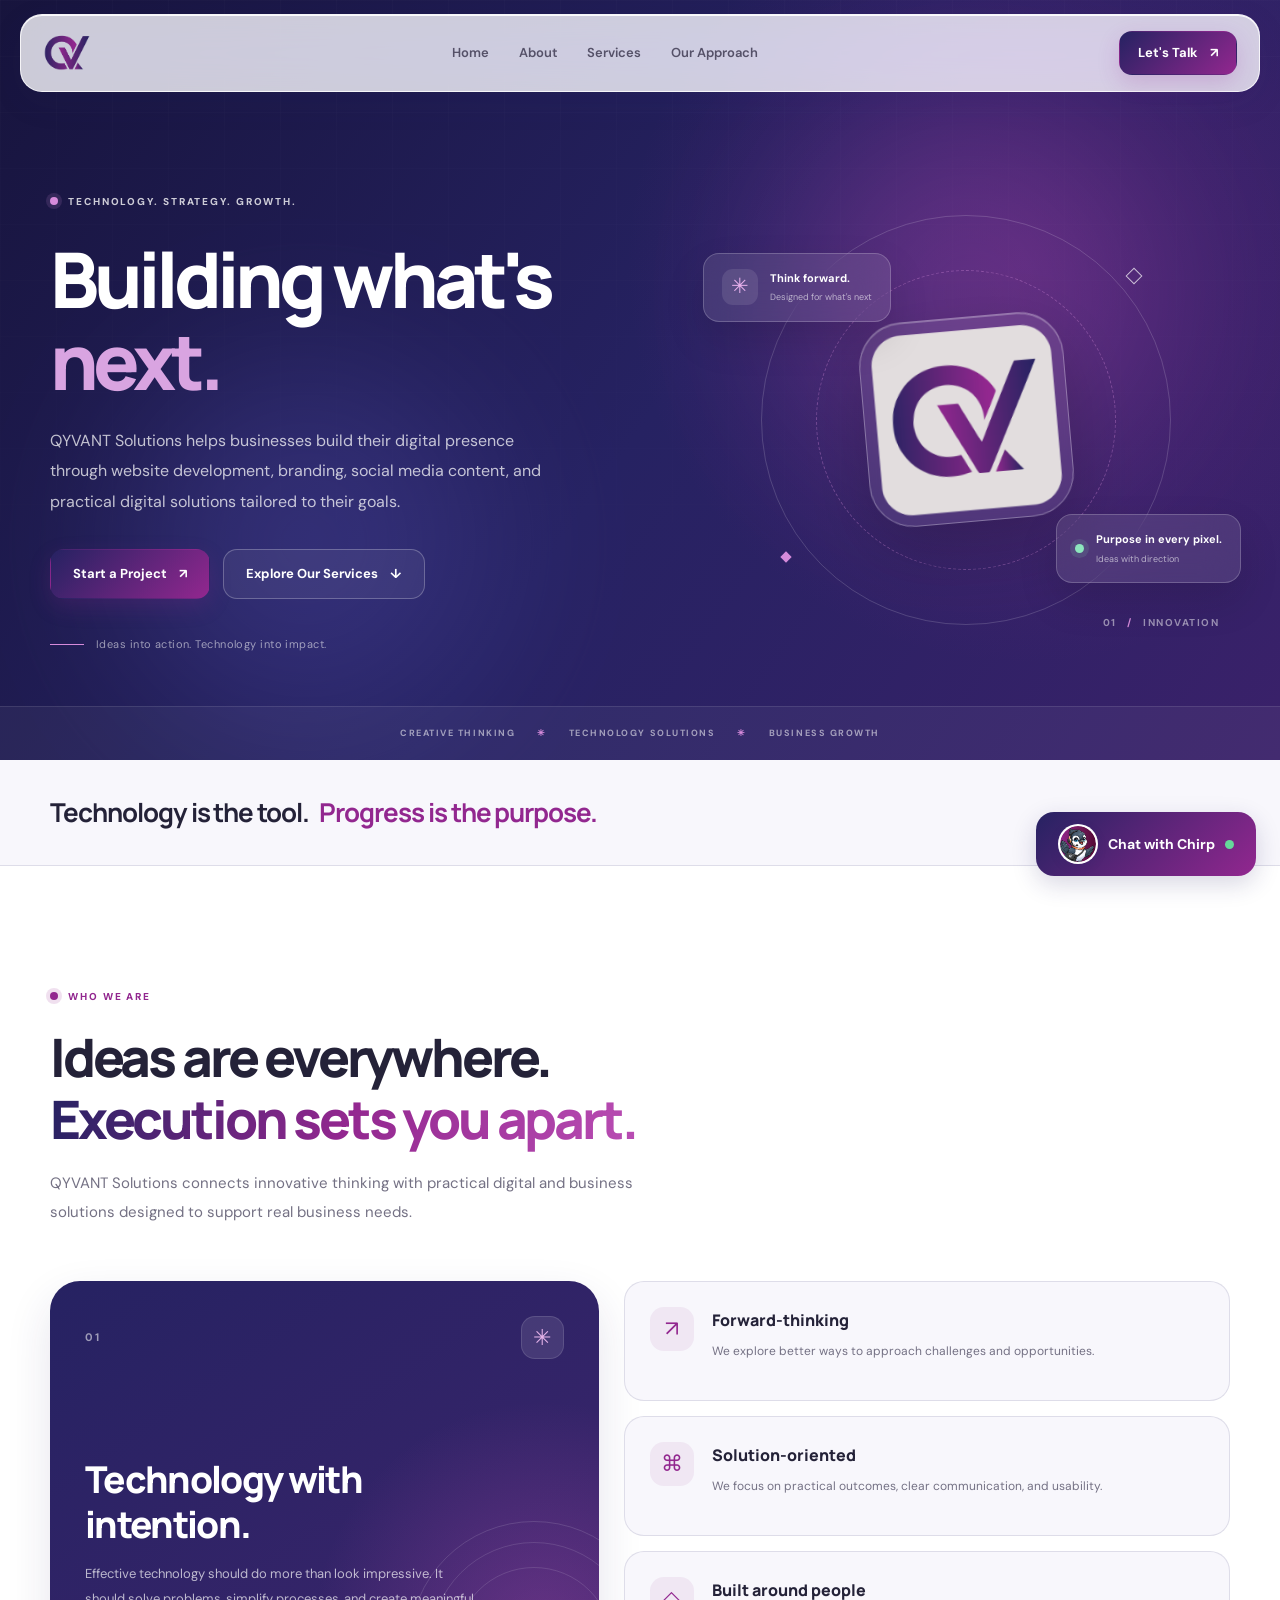
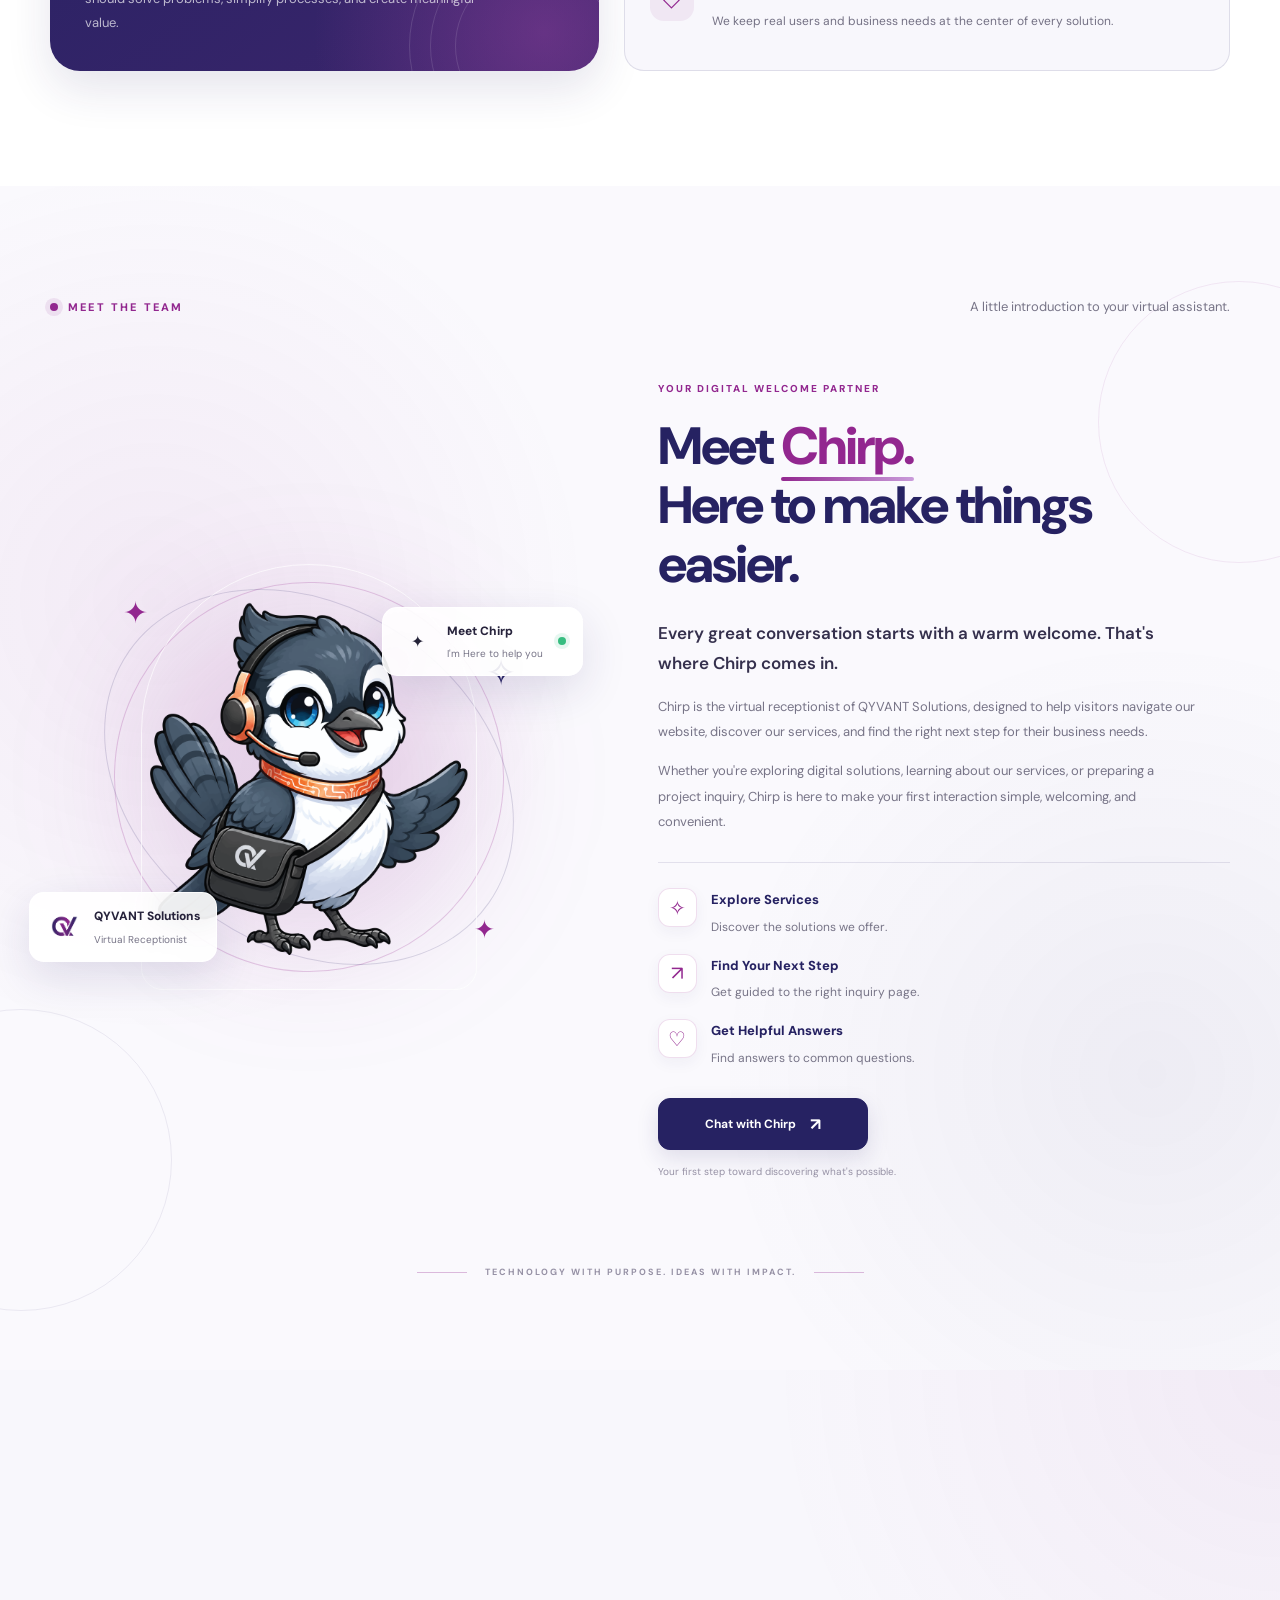
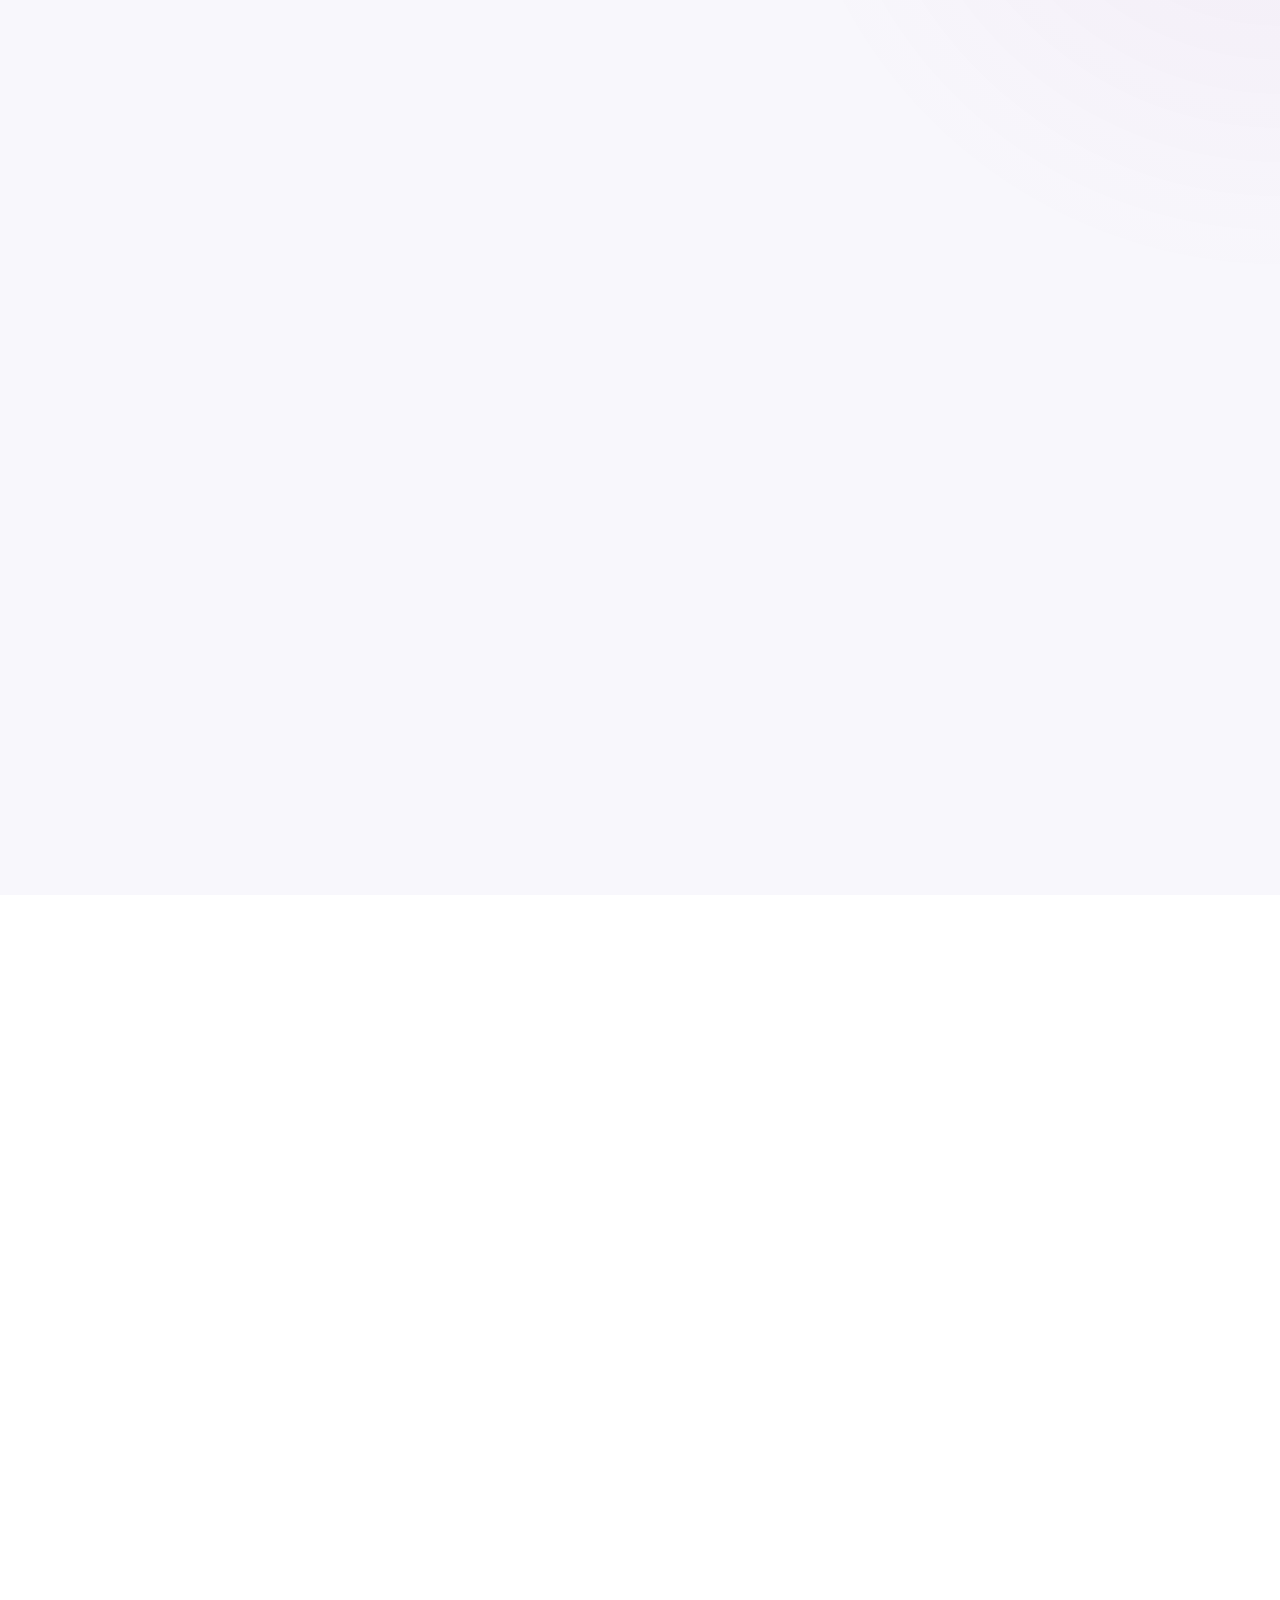
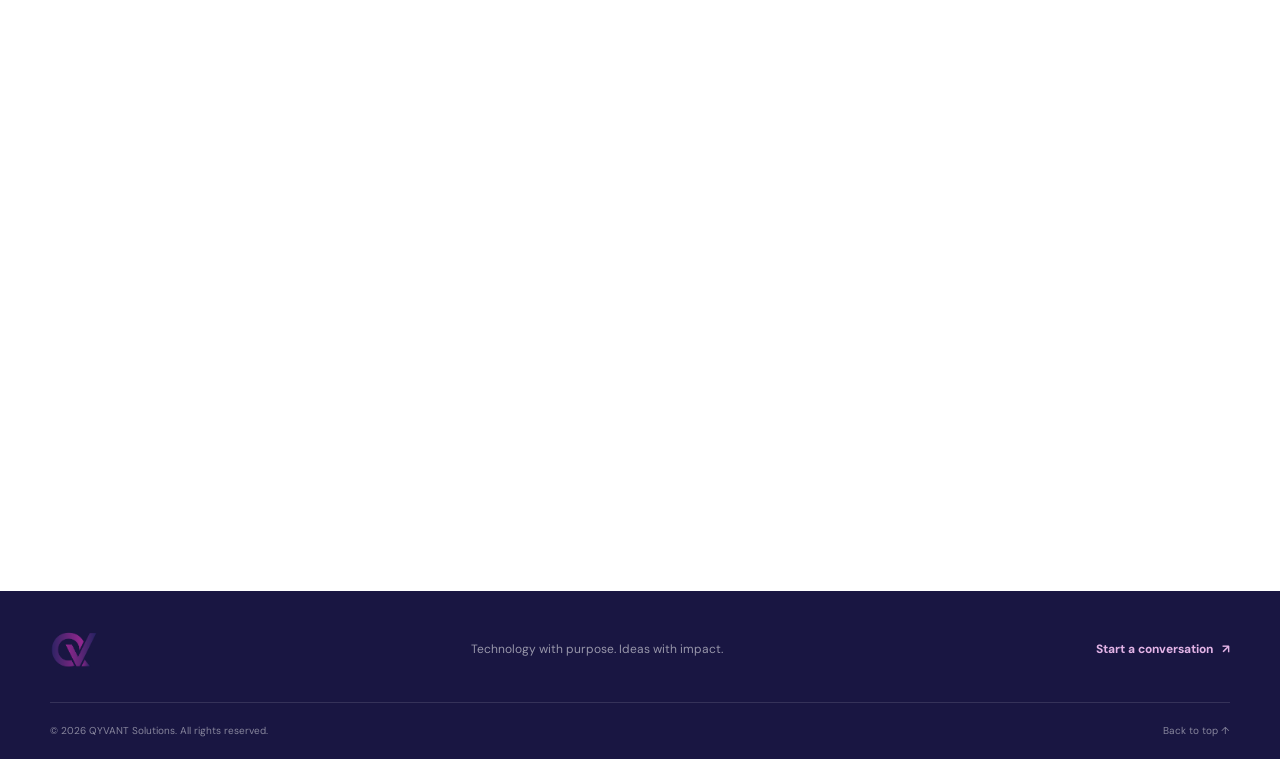
<file: index.html>
<!DOCTYPE html>
<html lang="en">

<head>
    <meta charset="UTF-8">
    <meta name="viewport" content="width=device-width, initial-scale=1.0">

    <meta name="description" content="QYVANT Solutions delivers digital marketing, social media, branding, website, and business strategy solutions to help organizations grow.">

    <meta name="theme-color" content="#262262">
    <title>QYVANT Solutions | Digital Solutions for Whats Next</title>

    <link rel="preconnect" href="https://fonts.googleapis.com">
    <link rel="preconnect" href="https://fonts.gstatic.com" crossorigin>
    <link href="https://fonts.googleapis.com/css2?family=DM+Sans:wght@400;500;600;700&family=Manrope:wght@400;500;600;700;800&display=swap" rel="stylesheet">

    <link rel="stylesheet" href="style.css">
    <script src="script.js" defer></script>
</head>
<body>

    <!-- NAVIGATION -->
    <header class="site-header">
        <div class="container navbar">

            <a href="index.html" class="brand" aria-label="QYVANT Solutions home">
                <img src="logo.png" alt="QYVANT Solutions logo" class="brand-logo">
            </a>

            <button class="menu-toggle"
                    type="button"
                    aria-label="Open navigation menu"
                    aria-expanded="false"
                    aria-controls="navLinks">
                <span></span>
                <span></span>
                <span></span>
            </button>

            <nav class="nav-links" id="navLinks">
                <a href="#home">Home</a>
                <a href="#about">About</a>
                <a href="#services">Services</a>
                <a href="#process">Our Approach</a>
                <a href="#contact" class="mobile-contact-link">Contact</a>
            </nav>

            <a href="inquiry.html" class="button button-nav">
                Let's Talk <span aria-hidden="true">↗</span>
            </a>

        </div>
    </header>

    <main>

        <!-- HERO -->
        <section class="hero" id="home">
            <div class="hero-grid-bg"></div>
            <div class="hero-glow hero-glow-one"></div>
            <div class="hero-glow hero-glow-two"></div>

            <div class="container hero-layout">

                <div class="hero-copy reveal">
                    <div class="eyebrow eyebrow-dark">
                        <span class="eyebrow-dot"></span>
                        TECHNOLOGY. STRATEGY. GROWTH.
                    </div>

                    <h1>
                        Building what's
                        <span class="hero-highlight">next.</span>
                    </h1>

                    <p class="hero-description">
                        QYVANT Solutions helps businesses build their digital
                        presence through website development, branding,
                        social media content, and practical digital solutions
                        tailored to their goals.
                    </p>

                    <div class="hero-actions">
                        <a href="inquiry.html" class="button button-primary">
                            Start a Project <span aria-hidden="true">↗</span>
                        </a>

                        <a href="#services" class="button button-outline-light">
                            Explore Our Services <span aria-hidden="true">↓</span>
                        </a>
                    </div>

                    <div class="hero-footnote">
                        <span class="footnote-line"></span>
                        <span>Ideas into action. Technology into impact.</span>
                    </div>
                </div>

                <div class="hero-art reveal reveal-delay">
                    <div class="art-orbit orbit-outer"></div>
                    <div class="art-orbit orbit-inner"></div>

                    <div class="art-cross cross-one"></div>
                    <div class="art-cross cross-two"></div>

                    <div class="art-card art-card-top">
                        <span class="art-card-icon">✳</span>
                        <div>
                            <strong>Think forward.</strong>
                            <small>Designed for what's next</small>
                        </div>
                    </div>

                    <div class="brand-emblem">
                        <div class="emblem-glow"></div>
                        <div class="emblem-inner">
                            <img src="logobranding.png" alt="QYVANT Solutions" class="hero-logo">
                        </div>
                    </div>

                    <div class="art-card art-card-bottom">
                        <span class="status-pulse"></span>
                        <div>
                            <strong>Purpose in every pixel.</strong>
                            <small>Ideas with direction</small>
                        </div>
                    </div>

                    <div class="art-index">01 <span>/</span> INNOVATION</div>
                </div>

            </div>

            <div class="hero-bottom-line">
                <span>CREATIVE THINKING</span>
                <span class="line-dot">✳</span>
                <span>TECHNOLOGY SOLUTIONS</span>
                <span class="line-dot">✳</span>
                <span>BUSINESS GROWTH</span>
            </div>
        </section>

        <!-- INTRO STRIP -->
        <section class="intro-strip">
            <div class="container intro-strip-inner">
                <p>Technology is the tool.</p>
                <p class="intro-strip-highlight">Progress is the purpose.</p>
            </div>
        </section>

        <!-- ABOUT -->
        <section class="section about-section" id="about">
            <div class="container">

                <div class="section-heading reveal">
                    <div class="eyebrow">
                        <span class="eyebrow-dot"></span>
                        WHO WE ARE
                    </div>

                    <h2>
                        Ideas are everywhere.
                        <span class="gradient-text">Execution sets you apart.</span>
                    </h2>

                    <p>
                        QYVANT Solutions connects innovative thinking
                        with practical digital and business solutions
                        designed to support real business needs.
                    </p>
                </div>

                <div class="about-grid">

                    <article class="about-feature reveal">
                        <div class="about-feature-top">
                            <span class="feature-number">01</span>
                            <span class="feature-symbol">✳</span>
                        </div>

                        <h3>Technology with intention.</h3>

                        <p>
                            Effective technology should do more than look
                            impressive. It should solve problems, simplify
                            processes, and create meaningful value.
                        </p>

                        <div class="feature-decoration"></div>
                    </article>

                    <div class="about-details">

                        <article class="detail-card reveal">
                            <span class="detail-icon">↗</span>
                            <div>
                                <h3>Forward-thinking</h3>
                                <p>
                                    We explore better ways to approach
                                    challenges and opportunities.
                                </p>
                            </div>
                        </article>

                        <article class="detail-card reveal">
                            <span class="detail-icon">⌘</span>
                            <div>
                                <h3>Solution-oriented</h3>
                                <p>
                                    We focus on practical outcomes,
                                    clear communication, and usability.
                                </p>
                            </div>
                        </article>

                        <article class="detail-card reveal">
                            <span class="detail-icon">◇</span>
                            <div>
                                <h3>Built around people</h3>
                                <p>
                                    We keep real users and business needs
                                    at the center of every solution.
                                </p>
                            </div>
                        </article>

                    </div>
                </div>
            </div>
        </section>
        <!-- =========================================
            MEET CHIRP — VIRTUAL RECEPTIONIST
        ========================================= -->

        <section class="chirp-section" id="about-chirp">
            <div class="container">

                <!-- Section Heading -->
                <div class="chirp-section-heading">
                    <span class="chirp-eyebrow">
                        <span class="chirp-eyebrow-dot"></span>
                        MEET THE TEAM
                    </span>

                    <p class="chirp-heading-note">
                        A little introduction to your virtual assistant.
                    </p>
                </div>

                <!-- Main Chirp Layout -->
                <div class="chirp-profile">

                    <!-- LEFT: CHIRP IMAGE -->
                    <div class="chirp-visual">

                        <div class="chirp-visual-glow"></div>
                        <div class="chirp-orbit chirp-orbit-one"></div>
                        <div class="chirp-orbit chirp-orbit-two"></div>

                        <span class="chirp-spark chirp-spark-one">✦</span>
                        <span class="chirp-spark chirp-spark-two">✧</span>
                        <span class="chirp-spark chirp-spark-three">✦</span>

                        <!-- Main Picture Chirp -->
                        <!-- Floating Chirp PNG -->
                        <div class="chirp-image-frame">
                            <img
                                src="chirp.png"
                                alt="Chirp, the virtual receptionist of QYVANT Solutions"
                                class="chirp-profile-image"
                                loading="lazy"
                            >
                        </div>


                        <!-- Floating Status Card -->
                        <div class="chirp-float-card chirp-float-status">
                            <span class="chirp-status-icon">✦</span>

                            <span class="chirp-status-copy">
                                <strong>Meet Chirp</strong>
                                <small>I'm Here to help you</small>
                            </span>

                            <span class="chirp-live-dot"></span>
                        </div>

                        <!-- Floating Identity Card -->
                        <div class="chirp-float-card chirp-float-identity">
                            <span class="chirp-identity-icon">
                                <img src="logo.png" alt="QYVANT Solutions Logo">
                            </span>

                            <span class="chirp-status-copy">
                                <strong>QYVANT Solutions</strong>
                                <small>Virtual Receptionist</small>
                            </span>
                        </div>

                    </div>

                    <!-- RIGHT: ABOUT CHIRP -->
                    <div class="chirp-content">

                        <span class="chirp-content-label">
                            YOUR DIGITAL WELCOME PARTNER
                        </span>

                        <h2>
                            Meet <span>Chirp.</span><br>
                            Here to make things easier.
                        </h2>

                        <p class="chirp-intro">
                            Every great conversation starts with a warm welcome.
                            That's where Chirp comes in.
                        </p>

                        <p class="chirp-description">
                            Chirp is the virtual receptionist of QYVANT Solutions,
                            designed to help visitors navigate our website,
                            discover our services, and find the right next step
                            for their business needs.
                        </p>

                        <p class="chirp-description">
                            Whether you're exploring digital solutions, learning
                            about our services, or preparing a project inquiry,
                            Chirp is here to make your first interaction simple,
                            welcoming, and convenient.
                        </p>

                        <!-- Chirp Features -->
                        <div class="chirp-features">

                            <div class="chirp-feature">
                                <span class="chirp-feature-icon">✧</span>

                                <div>
                                    <h3>Explore Services</h3>
                                    <p>Discover the solutions we offer.</p>
                                </div>
                            </div>

                            <div class="chirp-feature">
                                <span class="chirp-feature-icon">↗</span>

                                <div>
                                    <h3>Find Your Next Step</h3>
                                    <p>Get guided to the right inquiry page.</p>
                                </div>
                            </div>

                            <div class="chirp-feature">
                                <span class="chirp-feature-icon">♡</span>

                                <div>
                                    <h3>Get Helpful Answers</h3>
                                    <p>Find answers to common questions.</p>
                                </div>
                            </div>

                        </div>

                        <!-- CTA -->
                        <button
                            type="button"
                            class="chirp-cta"
                            onclick="document.getElementById('qyvantChatToggle')?.click()"
                        >
                            Chat with Chirp
                            <span aria-hidden="true">↗</span>
                        </button>

                        <p class="chirp-small-note">
                            Your first step toward discovering what's possible.
                        </p>

                    </div>

                </div>

                <!-- Bottom Accent -->
                <div class="chirp-bottom-line">
                    <span></span>
                    <p>TECHNOLOGY WITH PURPOSE. IDEAS WITH IMPACT.</p>
                    <span></span>
                </div>

            </div>
        </section>

        <!-- SERVICES -->
        <section class="section services-section" id="services">
            <div class="container">

                <div class="services-heading-row">
                    <div class="section-heading reveal">
                        <div class="eyebrow">
                            <span class="eyebrow-dot"></span>
                            WHAT WE DO
                        </div>

                        <h2>
                            The right ideas.
                            <span class="gradient-text">The right solutions.</span>
                        </h2>

                        <p>
                            Explore services designed to support your
                            digital presence, operational needs, and
                            business goals.
                        </p>
                    </div>

                    <a href="inquiry.html" class="text-link reveal">
                        Discuss your project <span>↗</span>
                    </a>
                </div>

                <div class="services-grid">

                    <article class="service-card reveal">
                        <div class="service-card-top">
                            <span class="service-icon">✳</span>
                            <span class="service-index">01</span>
                        </div>

                        <h3>Digital Marketing</h3>

                        <p>
                            Build stronger digital visibility through
                            strategic campaigns, audience-focused
                            messaging, and measurable objectives.
                        </p>

                        <a href="inquiry.html?service=Digital%20Marketing" class="service-link">
                            Explore service <span>↗</span>
                        </a>
                    </article>

                    <article class="service-card service-card-featured reveal">
                        <div class="service-card-top">
                            <span class="service-icon">⌘</span>
                            <span class="service-index">02</span>
                        </div>

                        <h3>Social Media &amp; Content</h3>

                        <p>
                            Create a consistent brand presence with
                            purposeful content, creative direction,
                            and audience engagement.
                        </p>

                        <a href="inquiry.html?service=Social%20Media%20%26%20Content" class="service-link">
                            Explore service <span>↗</span>
                        </a>
                    </article>

                    <article class="service-card reveal">
                        <div class="service-card-top">
                            <span class="service-icon">◇</span>
                            <span class="service-index">03</span>
                        </div>

                        <h3>Branding &amp; Creative</h3>

                        <p>
                            Develop a recognizable visual identity
                            through thoughtful design, cohesive
                            messaging, and creative assets.
                        </p>

                        <a href="inquiry.html?service=Branding%20%26%20Creative" class="service-link">
                            Explore service <span>↗</span>
                        </a>
                    </article>

                    <article class="service-card reveal">
                        <div class="service-card-top">
                            <span class="service-icon">⌘</span>
                            <span class="service-index">04</span>
                        </div>

                        <h3>Website &amp; Digital Solutions</h3>

                        <p>
                            Create professional digital experiences
                            that communicate clearly and help users
                            take the next step.
                        </p>

                        <a href="inquiry.html?service=Website%20%26%20Digital%20Solutions" class="service-link">
                            Explore service <span>↗</span>
                        </a>
                    </article>

                    <article class="service-card reveal">
                        <div class="service-card-top">
                            <span class="service-icon">↗</span>
                            <span class="service-index">05</span>
                        </div>

                        <h3>Business &amp; Digital Strategy</h3>

                        <p>
                            Align digital initiatives with business
                            priorities through structured planning,
                            research, and strategic thinking.
                        </p>

                        <a href="inquiry.html?service=Business%20%26%20Digital%20Strategy" class="service-link">
                            Explore service <span>↗</span>
                        </a>
                    </article>

                    <article class="service-card service-card-cta reveal">
                        <span class="cta-mini-label">HAVE AN IDEA?</span>

                        <h3>Let's build something meaningful.</h3>

                        <p>
                            Tell us what you have in mind. Let's explore
                            how we can help move it forward.
                        </p>

                        <a href="inquiry.html" class="button button-white">
                            Make an Inquiry <span>↗</span>
                        </a>
                    </article>

                </div>
            </div>
        </section>

        <!-- APPROACH -->
        <section class="section process-section" id="process">
            <div class="container">

                <div class="section-heading section-heading-centered reveal">
                    <div class="eyebrow">
                        <span class="eyebrow-dot"></span>
                        OUR APPROACH
                    </div>

                    <h2>
                        Clear thinking.
                        <span class="gradient-text">Purposeful execution.</span>
                    </h2>

                    <p>
                        A straightforward approach that keeps the goal,
                        the details, and the people aligned.
                    </p>
                </div>

                <div class="process-grid">

                    <article class="process-step reveal">
                        <span class="process-number">01</span>
                        <div class="process-line"></div>
                        <h3>Discover</h3>
                        <p>
                            Understand your goals, challenges,
                            audience, and requirements.
                        </p>
                    </article>

                    <article class="process-step reveal">
                        <span class="process-number">02</span>
                        <div class="process-line"></div>
                        <h3>Define</h3>
                        <p>
                            Identify priorities and shape a direction
                            that fits your needs.
                        </p>
                    </article>

                    <article class="process-step reveal">
                        <span class="process-number">03</span>
                        <div class="process-line"></div>
                        <h3>Create</h3>
                        <p>
                            Turn the plan into a considered,
                            practical solution.
                        </p>
                    </article>

                    <article class="process-step reveal">
                        <span class="process-number">04</span>
                        <div class="process-line"></div>
                        <h3>Refine</h3>
                        <p>
                            Review the result, improve the details,
                            and prepare the next step.
                        </p>
                    </article>

                </div>
            </div>
        </section>

        <!-- CONTACT CTA -->
        <section class="contact-section" id="contact">
            <div class="container">
                <div class="contact-panel reveal">

                    <div class="contact-pattern"></div>

                    <div class="contact-copy">
                        <div class="eyebrow eyebrow-dark">
                            <span class="eyebrow-dot"></span>
                            YOUR NEXT STEP STARTS HERE
                        </div>

                        <h2>
                            Have an idea?
                            <br>
                            <span>Let's make it happen.</span>
                        </h2>

                        <p>
                            Share your goals with us and let's explore
                            the possibilities together.
                        </p>

                        <a href="inquiry.html" class="button button-primary">
                            Start Your Inquiry <span>↗</span>
                        </a>
                    </div>

                    <div class="contact-graphic" aria-hidden="true">
                        <div class="contact-graphic-ring ring-one"></div>
                        <div class="contact-graphic-ring ring-two"></div>
                        <div class="contact-graphic-center">
                            <img src="logo.png" alt="" class="contact-logo">
                        </div>
                        <span class="graphic-spark spark-one">✳</span>
                        <span class="graphic-spark spark-two">✦</span>
                    </div>

                </div>
            </div>
        </section>

    </main>

    <!-- FOOTER -->
    <footer class="site-footer">
        <div class="container">

            <div class="footer-main">
                <a href="#home" class="brand footer-brand" aria-label="QYVANT Solutions home">
                    <img src="logo.png" alt="QYVANT Solutions logo" class="brand-logo">
                </a>

                <p>
                    Technology with purpose.
                    Ideas with impact.
                </p>

                <a href="inquiry.html" class="footer-contact-link">
                    Start a conversation <span>↗</span>
                </a>
            </div>

            <div class="footer-bottom">
                <p>
                    &copy; <span data-current-year></span>
                    QYVANT Solutions. All rights reserved.
                </p>

                <a href="#home">Back to top ↑</a>
            </div>

        </div>
    </footer>

<!-- =========================================
     CHIRP CHAT RECEPTIONIST
========================================= -->

<div class="qyvant-chat-widget" id="qyvantChatWidget">

    <!-- Floating Chat Button -->
    <button
        type="button"
        class="qyvant-chat-toggle"
        id="qyvantChatToggle"
        aria-label="Chat with Chirp"
        aria-expanded="false"
        aria-controls="qyvantChatPanel"
    >
        
        <span class="qyvant-chat-toggle-icon">
            <img
                src="messagechirp.png"
                alt="Chirp"
                class="chirp-toggle-avatar"
            >
        </span>

        <span class="qyvant-chat-toggle-label">Chat with Chirp</span>
        <span class="qyvant-chat-online-dot"></span>
    </button>

    <!-- Chat Panel -->
    <section
        class="qyvant-chat-panel"
        id="qyvantChatPanel"
        aria-label="Chirp Virtual Receptionist"
        hidden
    >

        <!-- Chirp Header -->
        <div class="qyvant-chat-header">

            <div class="qyvant-chat-avatar">
                <img
                    src="messagechirp.png"
                    alt="Chirp"
                    class="chirp-avatar-image"
                >
                <i></i>
            </div>

            <div class="qyvant-chat-header-info">
                <h2>Chirp</h2>
                <p>
                    <span class="qyvant-chat-status-dot"></span>
                    Your virtual receptionist
                </p>
            </div>

            <button
                type="button"
                class="qyvant-chat-close"
                id="qyvantChatClose"
                aria-label="Close chat"
            >×</button>

        </div>

        <!-- Welcome Message -->
        <div
            class="qyvant-chat-messages"
            id="qyvantChatMessages"
            role="log"
            aria-live="polite"
            aria-relevant="additions"
        >
            <div class="qyvant-chat-message bot">
                <div class="qyvant-chat-bubble">Hi there! I'm Chirp, your virtual receptionist at QYVANT Solutions! 👋

I'm here to help you explore our services, answer common questions, and guide you through submitting an inquiry or appointment request.

What can I help you with today?</div>
            </div>
        </div>

        <!-- Suggested Questions -->
        <div
            class="qyvant-chat-suggestions"
            id="qyvantChatSuggestions"
        >
            <button
                type="button"
                data-chat-question="What services do you offer?"
            >
                Our services
            </button>

            <button
                type="button"
                data-chat-question="How do I request an appointment?"
            >
                Appointment
            </button>

            <button
                type="button"
                data-chat-question="How do I send an inquiry?"
            >
                Send an inquiry
            </button>
        </div>

        <!-- Message Input -->
        <form
            class="qyvant-chat-form"
            id="qyvantChatForm"
        >
            <label
                class="qyvant-chat-sr-only"
                for="qyvantChatInput"
            >
                Type your message
            </label>

            <input
                type="text"
                id="qyvantChatInput"
                name="message"
                placeholder="Ask Chirp a question..."
                autocomplete="off"
                maxlength="500"
                required
            >

            <button
                type="submit"
                class="qyvant-chat-send"
                aria-label="Send message"
            >➤</button>
        </form>

        <div class="qyvant-chat-footer">
            Powered by QYVANT Solutions
        </div>

    </section>
</div>
</body>
</html>
</file>
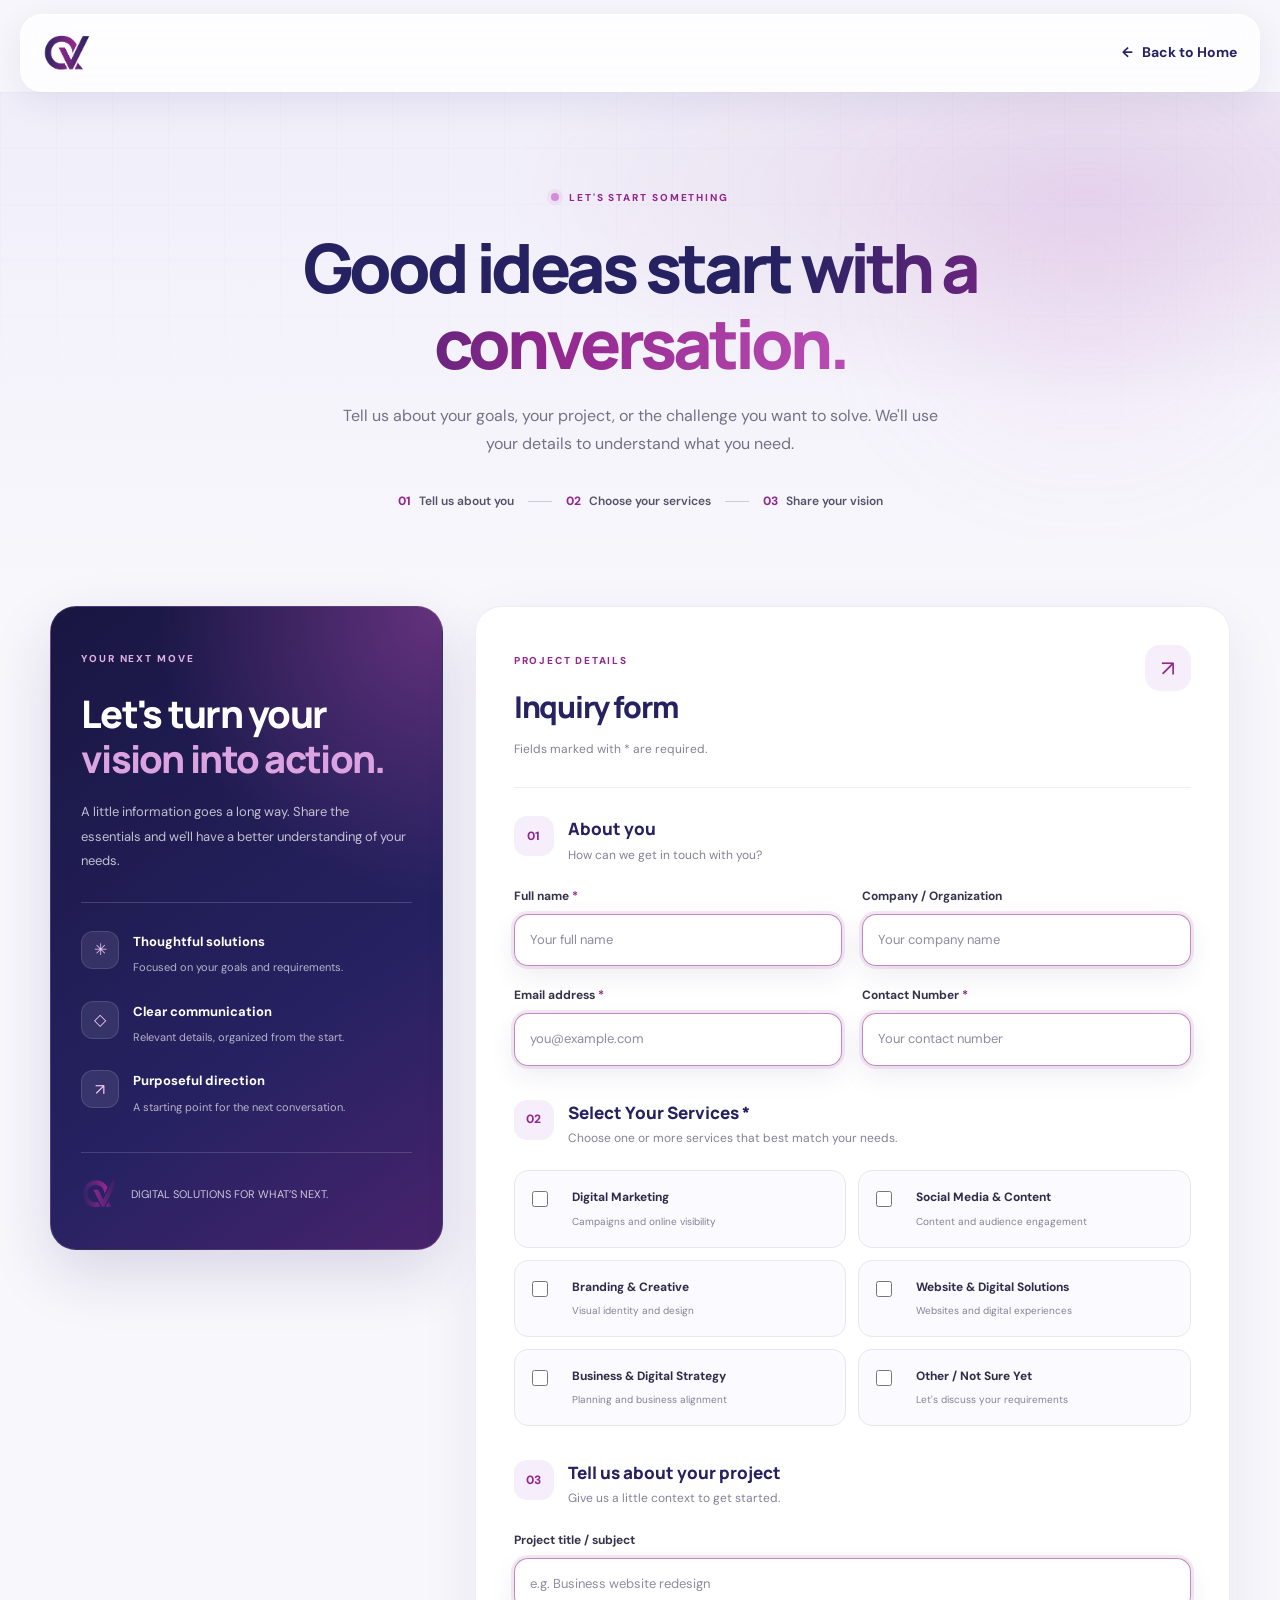
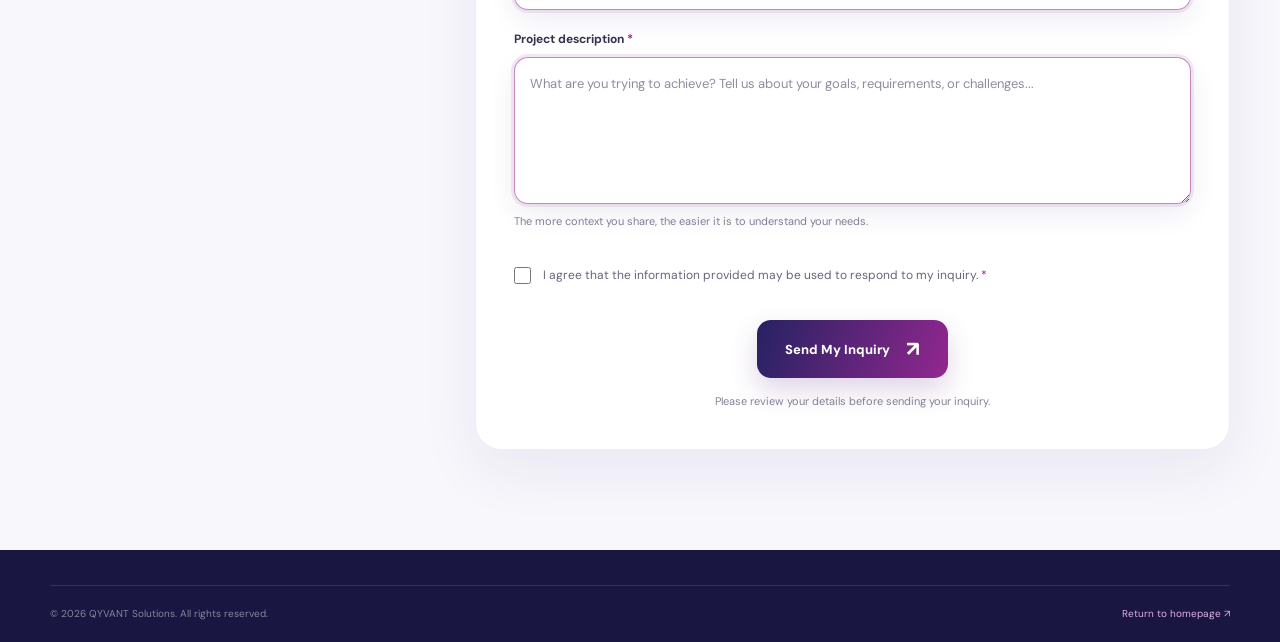
<file: inquiry.html>
<!DOCTYPE html>
<html lang="en">
<head>
    <meta charset="UTF-8">
    <meta name="viewport" content="width=device-width, initial-scale=1.0">
    <meta name="description" content="Contact QYVANT Solutions to discuss your project, service requirements, and business goals.">
    <meta name="theme-color" content="#262262">

    <title>Start an Inquiry | QYVANT Solutions</title>

    <link rel="preconnect" href="https://fonts.googleapis.com">
    <link rel="preconnect" href="https://fonts.gstatic.com" crossorigin>
    <link href="https://fonts.googleapis.com/css2?family=DM+Sans:wght@400;500;600;700&family=Manrope:wght@400;500;600;700;800&display=swap" rel="stylesheet">

    <link rel="stylesheet" href="style.css">
    <script src="script.js" defer></script>
</head>

<body class="inquiry-page">

    <header class="site-header">
        <div class="container navbar">
            <a href="index.html" class="brand" aria-label="QYVANT Solutions home">
                <img src="logo.png" alt="QYVANT Solutions logo" class="brand-logo">
            </a>

            <a href="index.html" class="back-home">
                <span aria-hidden="true">←</span>
                Back to Home
            </a>
        </div>
    </header>

    <main>
        <section class="inquiry-hero">
            <div class="hero-grid-bg"></div>
            <div class="hero-glow hero-glow-one"></div>

            <div class="container inquiry-hero-content reveal">
                <div class="eyebrow eyebrow-dark">
                    <span class="eyebrow-dot"></span>
                    LET'S START SOMETHING
                </div>

                <h1>
                    Good ideas start
                    <span class="gradient-text">with a conversation.</span>
                </h1>

                <p>
                    Tell us about your goals, your project, or the
                    challenge you want to solve. We'll use your details
                    to understand what you need.
                </p>

                <div class="inquiry-steps">
                    <span><b>01</b> Tell us about you</span>
                    <span class="step-divider"></span>
                    <span><b>02</b> Choose your services</span>
                    <span class="step-divider"></span>
                    <span><b>03</b> Share your vision</span>
                </div>
            </div>
        </section>

        <section class="inquiry-main-section">
            <div class="container inquiry-layout">

                <aside class="inquiry-sidebar reveal">
                    <span class="sidebar-kicker">YOUR NEXT MOVE</span>

                    <h2>
                        Let's turn your
                        <span>vision into action.</span>
                    </h2>

                    <p>
                        A little information goes a long way.
                        Share the essentials and we'll have a better
                        understanding of your needs.
                    </p>

                    <div class="sidebar-rule"></div>

                    <div class="sidebar-promise">
                        <span class="promise-icon">✳</span>
                        <div>
                            <strong>Thoughtful solutions</strong>
                            <p>Focused on your goals and requirements.</p>
                        </div>
                    </div>

                    <div class="sidebar-promise">
                        <span class="promise-icon">◇</span>
                        <div>
                            <strong>Clear communication</strong>
                            <p>Relevant details, organized from the start.</p>
                        </div>
                    </div>

                    <div class="sidebar-promise">
                        <span class="promise-icon">↗</span>
                        <div>
                            <strong>Purposeful direction</strong>
                            <p>A starting point for the next conversation.</p>
                        </div>
                    </div>

                    <div class="sidebar-bottom">
                        <img src="logo.png" alt="" class="sidebar-logo">
                        <span>DIGITAL SOLUTIONS FOR WHAT’S NEXT.</span>
                    </div>
                </aside>

                <section class="form-panel reveal reveal-delay">

                    <div class="form-panel-heading">
                        <div>
                            <span class="form-kicker">PROJECT DETAILS</span>
                            <h2>Inquiry form</h2>
                            <p>Fields marked with * are required.</p>
                        </div>
                        <span class="form-heading-symbol">↗</span>
                    </div>

                    <div
                        class="form-status"
                        id="formStatus"
                        role="status"
                        aria-live="polite"
                        tabindex="-1"
                    ></div>

                    <!-- FORMSUBMIT AJAX FORM -->
                    <form
                        id="inquiryForm"
                        action="https://formsubmit.co/ajax/qyvantsolutions.official@gmail.com"
                        method="POST"
                    >
                        <input type="hidden" name="_subject" value="New Project Inquiry | QYVANT Solutions">
                        <input type="hidden" name="_template" value="table">
                        <input type="hidden" name="_captcha" value="true">

                        <!-- SECTION 01 -->
                        <div class="form-section">
                            <div class="form-section-heading">
                                <span class="form-step-number">01</span>
                                <div>
                                    <h3>About you</h3>
                                    <p>How can we get in touch with you?</p>
                                </div>
                            </div>

                            <div class="form-grid">
                                <div class="form-field">
                                    <label for="fullName">Full name <span>*</span></label>
                                    <input
                                        type="text"
                                        id="fullName"
                                        name="Full Name"
                                        placeholder="Your full name"
                                        autocomplete="name"
                                        minlength="2"
                                        required
                                    >
                                </div>

                                <div class="form-field">
                                    <label for="company">Company / Organization</label>
                                    <input
                                        type="text"
                                        id="company"
                                        name="Company / Organization"
                                        placeholder="Your company name"
                                        autocomplete="organization"
                                    >
                                </div>

                                <div class="form-field">
                                    <label for="email">Email address <span>*</span></label>
                                    <input
                                        type="email"
                                        id="email"
                                        name="Email"
                                        placeholder="you@example.com"
                                        autocomplete="email"
                                        required
                                    >
                                </div>

                                <div class="form-field">
                                    <label for="phone">
                                        Contact Number <span class="required-star">*</span>
                                    </label>
                                    <input
                                        type="tel"
                                        id="phone"
                                        name="Contact Number"
                                        placeholder="Your contact number"
                                        autocomplete="tel"
                                        required
                                    >
                                </div>
                            </div>
                        </div>

                        <!-- SECTION 02 -->
                        <div class="form-section">
                            <div class="form-section-heading">
                                <span class="form-step-number">02</span>
                                <div>
                                    <h3>Select Your Services <span class="required-star">*</span></h3>
                                    <p>Choose one or more services that best match your needs.</p>
                                </div>
                            </div>

                            <div class="service-options">
                                <label class="service-option">
                                    <input type="checkbox" name="Services" value="Digital Marketing">
                                    <span class="option-box"></span>
                                    <span class="option-text">
                                        <strong>Digital Marketing</strong>
                                        <small>Campaigns and online visibility</small>
                                    </span>
                                </label>

                                <label class="service-option">
                                    <input type="checkbox" name="Services" value="Social Media & Content">
                                    <span class="option-box"></span>
                                    <span class="option-text">
                                        <strong>Social Media &amp; Content</strong>
                                        <small>Content and audience engagement</small>
                                    </span>
                                </label>

                                <label class="service-option">
                                    <input type="checkbox" name="Services" value="Branding & Creative">
                                    <span class="option-box"></span>
                                    <span class="option-text">
                                        <strong>Branding &amp; Creative</strong>
                                        <small>Visual identity and design</small>
                                    </span>
                                </label>

                                <label class="service-option">
                                    <input type="checkbox" name="Services" value="Website & Digital Solutions">
                                    <span class="option-box"></span>
                                    <span class="option-text">
                                        <strong>Website &amp; Digital Solutions</strong>
                                        <small>Websites and digital experiences</small>
                                    </span>
                                </label>

                                <label class="service-option">
                                    <input type="checkbox" name="Services" value="Business & Digital Strategy">
                                    <span class="option-box"></span>
                                    <span class="option-text">
                                        <strong>Business &amp; Digital Strategy</strong>
                                        <small>Planning and business alignment</small>
                                    </span>
                                </label>

                                <label class="service-option">
                                    <input type="checkbox" name="Services" value="Other / Not Sure Yet">
                                    <span class="option-box"></span>
                                    <span class="option-text">
                                        <strong>Other / Not Sure Yet</strong>
                                        <small>Let's discuss your requirements</small>
                                    </span>
                                </label>
                            </div>
                        </div>

                        <!-- SECTION 03 -->
                        <div class="form-section">
                            <div class="form-section-heading">
                                <span class="form-step-number">03</span>
                                <div>
                                    <h3>Tell us about your project</h3>
                                    <p>Give us a little context to get started.</p>
                                </div>
                            </div>

                            <div class="form-grid">
                                <div class="form-field form-field-full">
                                    <label for="projectTitle">Project title / subject</label>
                                    <input
                                        type="text"
                                        id="projectTitle"
                                        name="Project Title"
                                        placeholder="e.g. Business website redesign"
                                    >
                                </div>

                                <div class="form-field form-field-full">
                                    <label for="message">Project description <span>*</span></label>
                                    <textarea
                                        id="message"
                                        name="Project Description"
                                        rows="5"
                                        placeholder="What are you trying to achieve? Tell us about your goals, requirements, or challenges..."
                                        minlength="10"
                                        required
                                    ></textarea>

                                    <small class="field-hint">
                                        The more context you share, the easier
                                        it is to understand your needs.
                                    </small>
                                </div>
                            </div>
                        </div>

                        <!-- PRIVACY CONSENT -->
                        <div class="privacy-consent">
                            <label class="consent-control" for="privacyConsent">
                                <input
                                    type="checkbox"
                                    name="Privacy Consent"
                                    id="privacyConsent"
                                    value="Agreed"
                                    required
                                >
                                <span class="custom-checkbox"></span>
                            </label>

                            <p>
                                I agree that the information provided may be
                                used to respond to my inquiry. <span>*</span>
                            </p>
                        </div>

                        <button type="submit" class="submit-button">
                            <span class="submit-button-text">Send My Inquiry</span>
                            <span class="submit-button-arrow" aria-hidden="true">↗</span>
                        </button>

                        <p class="form-footnote">
                            Please review your details before sending your inquiry.
                        </p>
                    </form>
                </section>
            </div>
        </section>
    </main>

    <footer class="site-footer inquiry-footer">
        <div class="container footer-bottom">
            <p>
                &copy; <span data-current-year></span>
                QYVANT Solutions. All rights reserved.
            </p>
            <a href="index.html">Return to homepage ↗</a>
        </div>
    </footer>

</body>
</html>
</file>
<file: style.css>
/* =========================================================
   QYVANT SOLUTIONS
   MAIN STYLESHEET
   Pages: index.html | inquiry.html
========================================================= */

/* =========================================================
   1. RESET & ROOT VARIABLES
========================================================= */

:root {
    --primary: #262262;
    --primary-dark: #191642;
    --secondary: #92278f;
    --secondary-light: #b94db3;

    --text: #242238;
    --text-muted: #747184;
    --white: #ffffff;
    --surface: #f8f7fc;
    --surface-alt: #f0eef8;
    --border: rgba(38, 34, 98, 0.12);

    --gradient: linear-gradient(
        135deg,
        var(--primary),
        var(--secondary)
    );

    --shadow-sm: 0 8px 24px rgba(38, 34, 98, 0.07);
    --shadow-md: 0 18px 45px rgba(38, 34, 98, 0.12);
    --shadow-lg: 0 28px 70px rgba(38, 34, 98, 0.17);

    --radius-sm: 12px;
    --radius-md: 20px;
    --radius-lg: 30px;

    --container: 1180px;
    --transition: 0.3s ease;
}

* {
    box-sizing: border-box;
    margin: 0;
    padding: 0;
}

html {
    scroll-behavior: smooth;
    scroll-padding-top: 110px;
}

body {
    min-width: 320px;
    font-family: "DM Sans", sans-serif;
    color: var(--text);
    background: var(--white);
    line-height: 1.7;
    overflow-x: hidden;
    -webkit-font-smoothing: antialiased;
}

body,
button,
input,
textarea,
select {
    font-family: "DM Sans", sans-serif;
}

button,
input,
textarea,
select {
    font-size: inherit;
}

button,
a {
    -webkit-tap-highlight-color: transparent;
}

button {
    cursor: pointer;
}

a {
    color: inherit;
    text-decoration: none;
}

img {
    display: block;
    max-width: 100%;
}

ul,
ol {
    list-style: none;
}

::selection {
    color: var(--white);
    background: var(--secondary);
}

.container {
    width: min(var(--container), calc(100% - 48px));
    margin-inline: auto;
}

section {
    position: relative;
}

.gradient-text {
    color: var(--secondary);
    background: linear-gradient(
        100deg,
        var(--primary),
        var(--secondary),
        var(--secondary-light)
    );
    -webkit-background-clip: text;
    background-clip: text;
    -webkit-text-fill-color: transparent;
}

/* =========================================================
   2. HEADER & GLASSMORPHISM NAVBAR
========================================================= */

.site-header {
    position: fixed;
    z-index: 1000;
    top: 14px;
    left: 0;
    width: 100%;
    padding-inline: 20px;
}

.navbar {
    position: relative;
    display: flex;
    align-items: center;
    justify-content: space-between;
    gap: 28px;

    width: min(1240px, 100%);
    min-height: 78px;
    margin-inline: auto;
    padding: 12px 22px;

    background: rgba(255, 255, 255, 0.78);
    border: 1px solid rgba(255, 255, 255, 0.8);
    border-radius: 22px;

    -webkit-backdrop-filter: blur(22px) saturate(160%);
    backdrop-filter: blur(22px) saturate(160%);

    box-shadow:
        0 10px 35px rgba(38, 34, 98, 0.08),
        inset 0 1px 0 rgba(255, 255, 255, 0.9);

    transition:
        background var(--transition),
        box-shadow var(--transition),
        border-color var(--transition);
}

.site-header:hover .navbar {
    background: rgba(255, 255, 255, 0.9);
    box-shadow: 0 14px 42px rgba(38, 34, 98, 0.11);
}

.brand {
    display: inline-flex;
    align-items: center;
    gap: 12px;
    flex-shrink: 0;
    min-width: 0;
}

.brand-logo {
    width: 48px;
    height: 48px;
    flex: 0 0 48px;
    object-fit: contain;
    object-position: center;
    transition: transform var(--transition);
}

.brand:hover .brand-logo {
    transform: scale(1.06);
}

.brand-copy {
    display: flex;
    flex-direction: column;
    line-height: 1.15;
}

.brand-copy strong {
    color: var(--primary);
    font-family: "Manrope", sans-serif;
    font-size: 17px;
    font-weight: 800;
    letter-spacing: 0.09em;
}

.brand-copy small {
    margin-top: 5px;
    color: var(--secondary);
    font-size: 9px;
    font-weight: 700;
    letter-spacing: 0.25em;
}

.nav-links {
    display: flex;
    align-items: center;
    justify-content: center;
    gap: clamp(16px, 2.3vw, 30px);
}

.nav-links a {
    position: relative;
    padding-block: 8px;
    color: #555168;
    font-size: 13px;
    font-weight: 600;
    transition: color var(--transition);
}

.nav-links a::after {
    position: absolute;
    right: 0;
    bottom: 2px;
    left: 0;
    height: 2px;
    content: "";
    background: var(--secondary);
    border-radius: 10px;
    transform: scaleX(0);
    transform-origin: right;
    transition: transform var(--transition);
}

.nav-links a:hover,
.nav-links a:focus-visible {
    color: var(--secondary);
}

.nav-links a:hover::after,
.nav-links a:focus-visible::after {
    transform: scaleX(1);
    transform-origin: left;
}

.mobile-contact-link {
    display: none;
}

.menu-toggle {
    display: none;
    align-items: center;
    justify-content: center;
    flex-direction: column;
    gap: 5px;

    width: 44px;
    height: 44px;

    background: rgba(38, 34, 98, 0.05);
    border: 1px solid var(--border);
    border-radius: 13px;
}

.menu-toggle span {
    display: block;
    width: 19px;
    height: 2px;
    background: var(--primary);
    border-radius: 10px;
    transition:
        transform var(--transition),
        opacity var(--transition);
}

.menu-toggle.active span:first-child {
    transform: translateY(7px) rotate(45deg);
}

.menu-toggle.active span:nth-child(2) {
    opacity: 0;
}

.menu-toggle.active span:last-child {
    transform: translateY(-7px) rotate(-45deg);
}

.back-home {
    display: inline-flex;
    align-items: center;
    gap: 9px;
    color: var(--primary);
    font-size: 14px;
    font-weight: 700;
    transition:
        color var(--transition),
        transform var(--transition);
}

.back-home:hover {
    color: var(--secondary);
    transform: translateX(-3px);
}

/* =========================================================
   3. BUTTONS
========================================================= */

.button {
    display: inline-flex;
    align-items: center;
    justify-content: center;
    gap: 12px;

    min-height: 50px;
    padding: 13px 22px;

    border: 1px solid transparent;
    border-radius: 14px;

    font-size: 13px;
    font-weight: 700;
    line-height: 1.3;

    transition:
        transform var(--transition),
        box-shadow var(--transition),
        background var(--transition),
        color var(--transition),
        border-color var(--transition);
}

.button span {
    display: inline-block;
    transition: transform var(--transition);
}

.button:hover {
    transform: translateY(-3px);
}

.button:hover span {
    transform: translate(2px, -2px);
}

.button-primary,
.button-nav {
    color: var(--white);
    background: var(--gradient);
    box-shadow: 0 8px 22px rgba(146, 39, 143, 0.2);
}

.button-primary:hover,
.button-nav:hover {
    box-shadow: 0 13px 30px rgba(146, 39, 143, 0.3);
}

.button-nav {
    min-height: 44px;
    padding: 11px 18px;
    border-radius: 13px;
    white-space: nowrap;
}

.button-outline-light {
    color: var(--white);
    background: rgba(255, 255, 255, 0.06);
    border-color: rgba(255, 255, 255, 0.25);
}

.button-outline-light:hover {
    background: rgba(255, 255, 255, 0.13);
    border-color: rgba(255, 255, 255, 0.5);
}

.button-white {
    color: var(--primary);
    background: var(--white);
    box-shadow: var(--shadow-sm);
}

.button-white:hover {
    color: var(--secondary);
    box-shadow: var(--shadow-md);
}

/* =========================================================
   4. HERO SECTION
========================================================= */

.hero {
    position: relative;
    display: flex;
    align-items: center;
    min-height: 760px;
    padding: 160px 0 80px;
    overflow: hidden;
    color: var(--white);
    background:
        radial-gradient(
            circle at 80% 35%,
            rgba(146, 39, 143, 0.3),
            transparent 35%
        ),
        linear-gradient(
            125deg,
            #17143d 0%,
            #262262 52%,
            #3a216a 100%
        );
}

.hero-grid-bg {
    position: absolute;
    inset: 0;
    pointer-events: none;
    opacity: 0.2;
    background-image:
        linear-gradient(rgba(255, 255, 255, 0.08) 1px, transparent 1px),
        linear-gradient(90deg, rgba(255, 255, 255, 0.08) 1px, transparent 1px);
    background-size: 56px 56px;
    mask-image: linear-gradient(to bottom, black, transparent 95%);
}

.hero-glow {
    position: absolute;
    width: 360px;
    height: 360px;
    pointer-events: none;
    border-radius: 50%;
    filter: blur(85px);
    opacity: 0.22;
    animation: glowDrift 12s ease-in-out infinite alternate;
}

.hero-glow-one {
    top: 15%;
    right: 10%;
    background: #c45fcb;
}

.hero-glow-two {
    bottom: 5%;
    left: 10%;
    background: #716de5;
    animation-delay: -5s;
}

.hero-layout {
    position: relative;
    z-index: 2;
    display: grid;
    grid-template-columns: 1.05fr 0.95fr;
    align-items: center;
    gap: 70px;
}

.hero-copy {
    max-width: 610px;
}

.eyebrow {
    display: inline-flex;
    align-items: center;
    gap: 10px;
    color: var(--secondary);
    font-size: 10px;
    font-weight: 800;
    letter-spacing: 0.19em;
    line-height: 1.5;
}

.eyebrow-dark {
    color: rgba(255, 255, 255, 0.78);
}

.eyebrow-dot {
    display: inline-block;
    width: 8px;
    height: 8px;
    flex: 0 0 8px;
    background: var(--secondary);
    border-radius: 50%;
    box-shadow: 0 0 0 4px rgba(146, 39, 143, 0.14);
}

.eyebrow-dark .eyebrow-dot {
    background: #d68bdb;
    box-shadow: 0 0 0 4px rgba(214, 139, 219, 0.14);
}

.hero h1 {
    max-width: 650px;
    margin-top: 25px;
    font-family: "Manrope", sans-serif;
    font-size: clamp(48px, 6vw, 78px);
    font-weight: 800;
    letter-spacing: -0.065em;
    line-height: 1.06;
}

.hero-highlight {
    display: inline-block;
    color: #d9a4e1;
}

.hero-description {
    max-width: 520px;
    margin-top: 25px;
    color: rgba(255, 255, 255, 0.73);
    font-size: 16px;
    line-height: 1.9;
}

.hero-actions {
    display: flex;
    flex-wrap: wrap;
    gap: 13px;
    margin-top: 32px;
}

.hero-footnote {
    display: flex;
    align-items: center;
    gap: 12px;
    margin-top: 36px;
    color: rgba(255, 255, 255, 0.55);
    font-size: 11px;
    letter-spacing: 0.04em;
}

.footnote-line {
    width: 34px;
    height: 1px;
    background: #d68bdb;
}

/* =========================================================
   5. HERO ARTWORK & BRAND IMAGE
========================================================= */

.hero-art {
    position: relative;
    display: grid;
    place-items: center;
    min-height: 440px;
    isolation: isolate;
}

.art-orbit {
    position: absolute;
    top: 50%;
    left: 50%;
    border: 1px solid rgba(255, 255, 255, 0.16);
    border-radius: 50%;
    transform: translate(-50%, -50%);
    pointer-events: none;
}

.orbit-outer {
    width: min(410px, 90%);
    aspect-ratio: 1;
    animation: orbitRotate 40s linear infinite;
}

.orbit-inner {
    width: min(300px, 70%);
    aspect-ratio: 1;
    border-style: dashed;
    border-color: rgba(214, 139, 219, 0.38);
    animation: orbitRotate 55s linear infinite reverse;
}

.art-cross {
    position: absolute;
    width: 12px;
    height: 12px;
    border: 1px solid rgba(255, 255, 255, 0.7);
    transform: rotate(45deg);
}

.cross-one {
    top: 16%;
    right: 17%;
}

.cross-two {
    bottom: 18%;
    left: 15%;
    width: 8px;
    height: 8px;
    background: #d68bdb;
    border: 0;
}

.brand-emblem {
    position: relative;
    display: grid;
    place-items: center;
    width: 205px;
    height: 205px;
    border: 1px solid rgba(255, 255, 255, 0.3);
    border-radius: 44px;
    background: rgba(255, 255, 255, 0.08);
    box-shadow:
        0 25px 70px rgba(0, 0, 0, 0.2),
        inset 0 1px 0 rgba(255, 255, 255, 0.25);
    -webkit-backdrop-filter: blur(16px);
    backdrop-filter: blur(16px);
    transform: rotate(-5deg);
    animation: emblemFloat 6s ease-in-out infinite;
}

.emblem-glow {
    position: absolute;
    inset: 12px;
    border-radius: 34px;
    background: linear-gradient(
        135deg,
        rgba(214, 139, 219, 0.23),
        rgba(255, 255, 255, 0.02)
    );
}

.emblem-inner {
    position: relative;
    display: grid;
    place-items: center;
    width: 100%;
    height: 100%;
    gap: 8px;
}

.emblem-logo {
    width: 112px;
    height: 112px;
    object-fit: contain;
    filter: drop-shadow(0 10px 24px rgba(0, 0, 0, 0.16));
}

.emblem-caption {
    color: rgba(255, 255, 255, 0.85);
    font-family: "Manrope", sans-serif;
    font-size: 10px;
    font-weight: 800;
    letter-spacing: 0.25em;
}

.art-card {
    position: absolute;
    z-index: 2;
    display: flex;
    align-items: center;
    gap: 12px;
    padding: 15px 18px;
    color: var(--white);
    background: rgba(255, 255, 255, 0.1);
    border: 1px solid rgba(255, 255, 255, 0.2);
    border-radius: 16px;
    box-shadow: 0 18px 40px rgba(0, 0, 0, 0.12);
    -webkit-backdrop-filter: blur(18px);
    backdrop-filter: blur(18px);
}

.art-card-top {
    top: 12%;
    left: 0;
    animation: cardFloat 6s ease-in-out infinite;
}

.art-card-bottom {
    right: -2%;
    bottom: 13%;
    animation: cardFloat 7s ease-in-out infinite reverse;
}

.art-card-icon {
    display: grid;
    place-items: center;
    width: 36px;
    height: 36px;
    color: #e7b1ec;
    background: rgba(255, 255, 255, 0.1);
    border-radius: 11px;
    font-size: 21px;
}

.art-card strong,
.art-card small {
    display: block;
}

.art-card strong {
    font-size: 11px;
    font-weight: 700;
}

.art-card small {
    margin-top: 3px;
    color: rgba(255, 255, 255, 0.6);
    font-size: 9px;
}

.status-pulse {
    width: 9px;
    height: 9px;
    flex: 0 0 9px;
    background: #8de6bd;
    border-radius: 50%;
    box-shadow: 0 0 0 5px rgba(141, 230, 189, 0.12);
}

.art-index {
    position: absolute;
    right: 2%;
    bottom: 2%;
    color: rgba(255, 255, 255, 0.5);
    font-size: 10px;
    font-weight: 700;
    letter-spacing: 0.15em;
}

.art-index span {
    margin-inline: 7px;
    color: #d68bdb;
}

/* =========================================================
   6. HERO BOTTOM STRIP
========================================================= */

.hero-bottom-line {
    position: absolute;
    right: 0;
    bottom: 0;
    left: 0;
    display: flex;
    align-items: center;
    justify-content: center;
    flex-wrap: wrap;
    gap: 22px;
    min-height: 54px;
    padding: 12px 24px;
    background: rgba(255, 255, 255, 0.045);
    border-top: 1px solid rgba(255, 255, 255, 0.1);
    color: rgba(255, 255, 255, 0.55);
    font-size: 9px;
    font-weight: 700;
    letter-spacing: 0.17em;
}

.line-dot {
    color: #d68bdb;
}

/* =========================================================
   7. INTRO STRIP
========================================================= */

.intro-strip {
    background: var(--surface);
    border-bottom: 1px solid var(--border);
}

.intro-strip-inner {
    display: flex;
    align-items: center;
    gap: 10px;
    min-height: 105px;
    padding-block: 24px;
}

.intro-strip-inner p {
    font-family: "Manrope", sans-serif;
    font-size: clamp(18px, 2.3vw, 26px);
    font-weight: 700;
    letter-spacing: -0.04em;
}

.intro-strip-highlight {
    color: var(--secondary);
}

.intro-strip-symbol {
    margin-left: auto;
    color: var(--secondary);
    font-size: 28px;
    transition: transform var(--transition);
}

.intro-strip:hover .intro-strip-symbol {
    transform: translate(5px, -5px);
}

/* =========================================================
   8. GENERAL SECTION STYLES
========================================================= */

.section {
    padding-block: 115px;
}

.section-heading {
    max-width: 740px;
}

.section-heading h2 {
    margin-top: 19px;
    font-family: "Manrope", sans-serif;
    font-size: clamp(34px, 4.5vw, 53px);
    font-weight: 800;
    letter-spacing: -0.06em;
    line-height: 1.16;
}

.section-heading > p {
    max-width: 620px;
    margin-top: 19px;
    color: var(--text-muted);
    font-size: 15px;
    line-height: 1.9;
}

.section-heading-centered {
    margin-inline: auto;
    text-align: center;
}

.section-heading-centered .eyebrow {
    justify-content: center;
}

.section-heading-centered > p {
    margin-inline: auto;
}

/* =========================================================
   9. ABOUT SECTION
========================================================= */

.about-section {
    background: var(--white);
}

.about-grid {
    display: grid;
    grid-template-columns: 0.95fr 1.05fr;
    gap: 25px;
    margin-top: 55px;
}

.about-feature {
    position: relative;
    display: flex;
    flex-direction: column;
    min-height: 390px;
    padding: 35px;
    overflow: hidden;
    color: var(--white);
    background:
        radial-gradient(
            circle at 90% 90%,
            rgba(185, 77, 179, 0.35),
            transparent 38%
        ),
        linear-gradient(145deg, var(--primary), #3b256c);
    border-radius: var(--radius-lg);
    box-shadow: var(--shadow-md);
    transition:
        transform var(--transition),
        box-shadow var(--transition);
}

.about-feature:hover {
    transform: translateY(-5px);
    box-shadow: var(--shadow-lg);
}

.about-feature-top {
    display: flex;
    align-items: center;
    justify-content: space-between;
}

.feature-number {
    color: rgba(255, 255, 255, 0.55);
    font-size: 11px;
    font-weight: 700;
    letter-spacing: 0.15em;
}

.feature-symbol {
    display: grid;
    place-items: center;
    width: 43px;
    height: 43px;
    color: #e5b2e9;
    background: rgba(255, 255, 255, 0.1);
    border: 1px solid rgba(255, 255, 255, 0.12);
    border-radius: 14px;
    font-size: 22px;
}

.about-feature h3 {
    position: relative;
    z-index: 1;
    max-width: 350px;
    margin-top: auto;
    padding-top: 65px;
    font-family: "Manrope", sans-serif;
    font-size: clamp(28px, 3vw, 37px);
    font-weight: 800;
    letter-spacing: -0.045em;
    line-height: 1.2;
}

.about-feature p {
    position: relative;
    z-index: 1;
    max-width: 400px;
    margin-top: 16px;
    color: rgba(255, 255, 255, 0.68);
    font-size: 13px;
    line-height: 1.9;
}

.feature-decoration {
    position: absolute;
    right: -60px;
    bottom: -100px;
    width: 250px;
    height: 250px;
    border: 1px solid rgba(255, 255, 255, 0.13);
    border-radius: 50%;
}

.feature-decoration::before,
.feature-decoration::after {
    position: absolute;
    content: "";
    border: 1px solid rgba(255, 255, 255, 0.12);
    border-radius: 50%;
}

.feature-decoration::before {
    inset: 20px;
}

.feature-decoration::after {
    inset: 45px;
}

.about-details {
    display: flex;
    flex-direction: column;
    gap: 15px;
}

.detail-card {
    display: flex;
    align-items: flex-start;
    gap: 18px;
    flex: 1;
    padding: 25px;
    background: var(--surface);
    border: 1px solid var(--border);
    border-radius: var(--radius-md);
    transition:
        transform var(--transition),
        background var(--transition),
        border-color var(--transition),
        box-shadow var(--transition);
}

.detail-card:hover {
    transform: translateX(5px);
    background: var(--white);
    border-color: rgba(146, 39, 143, 0.24);
    box-shadow: var(--shadow-sm);
}

.detail-icon {
    display: grid;
    place-items: center;
    width: 44px;
    height: 44px;
    flex: 0 0 44px;
    color: var(--secondary);
    background: rgba(146, 39, 143, 0.08);
    border-radius: 14px;
    font-size: 22px;
}

.detail-card h3 {
    font-family: "Manrope", sans-serif;
    font-size: 16px;
    font-weight: 800;
}

.detail-card p {
    margin-top: 7px;
    color: var(--text-muted);
    font-size: 12px;
    line-height: 1.8;
}

/* =========================================================
   10. SERVICES SECTION
========================================================= */

.services-section {
    background:
        radial-gradient(
            circle at 100% 0,
            rgba(146, 39, 143, 0.06),
            transparent 30%
        ),
        var(--surface);
}

.services-heading-row {
    display: flex;
    align-items: flex-end;
    justify-content: space-between;
    gap: 30px;
}

.text-link {
    display: inline-flex;
    align-items: center;
    gap: 10px;
    flex-shrink: 0;
    margin-bottom: 7px;
    color: var(--secondary);
    font-size: 13px;
    font-weight: 700;
}

.text-link span {
    transition: transform var(--transition);
}

.text-link:hover span {
    transform: translate(3px, -3px);
}

.services-grid {
    display: grid;
    grid-template-columns: repeat(3, minmax(0, 1fr));
    gap: 18px;
    margin-top: 52px;
}

.service-card {
    position: relative;
    display: flex;
    flex-direction: column;
    min-height: 290px;
    padding: 27px;
    background: rgba(255, 255, 255, 0.86);
    border: 1px solid var(--border);
    border-radius: var(--radius-md);
    box-shadow: 0 4px 15px rgba(38, 34, 98, 0.025);
    transition:
        transform var(--transition),
        box-shadow var(--transition),
        border-color var(--transition);
}

.service-card:hover {
    transform: translateY(-7px);
    border-color: rgba(146, 39, 143, 0.22);
    box-shadow: var(--shadow-md);
}

.service-card-top {
    display: flex;
    align-items: center;
    justify-content: space-between;
}

.service-icon {
    display: grid;
    place-items: center;
    width: 44px;
    height: 44px;
    color: var(--secondary);
    background: rgba(146, 39, 143, 0.08);
    border-radius: 14px;
    font-size: 23px;
    transition:
        color var(--transition),
        background var(--transition),
        transform var(--transition);
}

.service-card:hover .service-icon {
    color: var(--white);
    background: var(--gradient);
    transform: rotate(-5deg);
}

.service-index {
    color: #aaa6bb;
    font-size: 11px;
    font-weight: 700;
    letter-spacing: 0.12em;
}

.service-card h3 {
    margin-top: 25px;
    font-family: "Manrope", sans-serif;
    font-size: 19px;
    font-weight: 800;
    letter-spacing: -0.035em;
    line-height: 1.35;
}

.service-card p {
    margin-top: 12px;
    color: var(--text-muted);
    font-size: 12px;
    line-height: 1.9;
}

.service-link {
    display: inline-flex;
    align-items: center;
    gap: 8px;
    width: fit-content;
    margin-top: auto;
    padding-top: 22px;
    color: var(--secondary);
    font-size: 12px;
    font-weight: 800;
}

.service-link span {
    transition: transform var(--transition);
}

.service-link:hover span {
    transform: translate(3px, -3px);
}

.service-card-featured {
    border-color: rgba(146, 39, 143, 0.25);
    background: linear-gradient(
        145deg,
        rgba(255, 255, 255, 0.98),
        rgba(249, 240, 250, 0.92)
    );
}

.service-card-cta {
    color: var(--white);
    background:
        radial-gradient(
            circle at 100% 0,
            rgba(219, 148, 225, 0.3),
            transparent 42%
        ),
        var(--gradient);
    border-color: transparent;
}

.service-card-cta:hover {
    border-color: transparent;
}

.cta-mini-label {
    color: rgba(255, 255, 255, 0.65);
    font-size: 9px;
    font-weight: 800;
    letter-spacing: 0.18em;
}

.service-card-cta h3 {
    margin-top: 18px;
    font-size: 25px;
}

.service-card-cta p {
    color: rgba(255, 255, 255, 0.72);
}

.service-card-cta .button {
    align-self: flex-start;
    margin-top: auto;
}

/* =========================================================
   11. PROCESS SECTION
========================================================= */

.process-section {
    background: var(--white);
}

.process-grid {
    display: grid;
    grid-template-columns: repeat(4, minmax(0, 1fr));
    gap: 25px;
    margin-top: 65px;
}

.process-step {
    position: relative;
    padding: 26px 22px;
    background: var(--surface);
    border: 1px solid var(--border);
    border-radius: var(--radius-md);
    transition:
        transform var(--transition),
        box-shadow var(--transition),
        border-color var(--transition);
}

.process-step:hover {
    transform: translateY(-5px);
    border-color: rgba(146, 39, 143, 0.24);
    box-shadow: var(--shadow-sm);
}

.process-number {
    display: inline-block;
    color: var(--secondary);
    font-family: "Manrope", sans-serif;
    font-size: 30px;
    font-weight: 800;
    letter-spacing: -0.06em;
}

.process-line {
    width: 42px;
    height: 3px;
    margin-top: 17px;
    background: var(--gradient);
    border-radius: 10px;
    transition: width var(--transition);
}

.process-step:hover .process-line {
    width: 65px;
}

.process-step h3 {
    margin-top: 25px;
    font-family: "Manrope", sans-serif;
    font-size: 18px;
    font-weight: 800;
}

.process-step p {
    margin-top: 10px;
    color: var(--text-muted);
    font-size: 12px;
    line-height: 1.9;
}

/* =========================================================
   12. CONTACT CTA SECTION
========================================================= */

.contact-section {
    padding: 30px 0 110px;
    background: var(--white);
}

.contact-panel {
    position: relative;
    display: grid;
    grid-template-columns: 1.2fr 0.8fr;
    align-items: center;
    min-height: 390px;
    padding: 60px;
    overflow: hidden;
    background:
        radial-gradient(
            circle at 100% 0,
            rgba(146, 39, 143, 0.08),
            transparent 42%
        ),
        var(--surface);
    border: 1px solid var(--border);
    border-radius: 34px;
}

.contact-pattern {
    position: absolute;
    inset: 0;
    pointer-events: none;
    opacity: 0.55;
    background-image: radial-gradient(
        rgba(38, 34, 98, 0.12) 1px,
        transparent 1px
    );
    background-size: 23px 23px;
    mask-image: linear-gradient(90deg, transparent, black);
}

.contact-copy {
    position: relative;
    z-index: 2;
}

.contact-copy .eyebrow {
    color: var(--secondary);
}

.contact-copy h2 {
    margin-top: 20px;
    font-family: "Manrope", sans-serif;
    font-size: clamp(34px, 4.2vw, 52px);
    font-weight: 800;
    letter-spacing: -0.06em;
    line-height: 1.15;
}

.contact-copy h2 span {
    color: var(--secondary);
}

.contact-copy p {
    max-width: 460px;
    margin-top: 17px;
    color: var(--text-muted);
    font-size: 14px;
    line-height: 1.9;
}

.contact-copy .button {
    margin-top: 25px;
}

.contact-graphic {
    position: relative;
    display: grid;
    place-items: center;
    min-height: 260px;
}

.contact-graphic-ring {
    position: absolute;
    width: 240px;
    aspect-ratio: 1;
    border: 1px solid rgba(146, 39, 143, 0.2);
    border-radius: 50%;
}

.ring-one {
    animation: orbitRotate 35s linear infinite;
}

.ring-two {
    width: 175px;
    border-style: dashed;
    border-color: rgba(38, 34, 98, 0.22);
    animation: orbitRotate 45s linear infinite reverse;
}

.contact-graphic-center {
    position: relative;
    display: grid;
    place-items: center;
    width: 112px;
    height: 112px;
    padding: 18px;
    background: rgba(255, 255, 255, 0.78);
    border: 1px solid rgba(146, 39, 143, 0.2);
    border-radius: 28px;
    box-shadow: var(--shadow-md);
    transform: rotate(-7deg);
    animation: emblemFloat 6s ease-in-out infinite;
}

.contact-logo {
    width: 100%;
    height: 100%;
    object-fit: contain;
}

.graphic-spark {
    position: absolute;
    color: var(--secondary);
    font-size: 22px;
}

.spark-one {
    top: 20%;
    right: 17%;
    animation: sparkFloat 4s ease-in-out infinite;
}

.spark-two {
    bottom: 18%;
    left: 18%;
    animation: sparkFloat 5s ease-in-out infinite reverse;
}

/* =========================================================
   13. FOOTER
========================================================= */

.site-footer {
    padding: 35px 0 20px;
    color: var(--white);
    background: #191642;
}

.footer-main {
    display: flex;
    align-items: center;
    justify-content: space-between;
    gap: 25px;
    padding-bottom: 28px;
}

.footer-brand .brand-copy strong {
    color: var(--white);
}

.footer-brand .brand-copy small {
    color: #d69cdd;
}

.footer-main > p {
    color: rgba(255, 255, 255, 0.55);
    font-size: 12px;
}

.footer-contact-link {
    display: inline-flex;
    align-items: center;
    gap: 9px;
    color: #e3b4e7;
    font-size: 12px;
    font-weight: 700;
}

.footer-contact-link span {
    transition: transform var(--transition);
}

.footer-contact-link:hover span {
    transform: translate(3px, -3px);
}

.footer-bottom {
    display: flex;
    align-items: center;
    justify-content: space-between;
    gap: 20px;
    padding-top: 19px;
    border-top: 1px solid rgba(255, 255, 255, 0.12);
}

.footer-bottom p,
.footer-bottom a {
    color: rgba(255, 255, 255, 0.48);
    font-size: 10px;
}

.footer-bottom a:hover {
    color: var(--white);
}

/* =========================================================
   14. INQUIRY PAGE
========================================================= */

.inquiry-page {
    min-height: 100vh;
    background: var(--surface);
}

.inquiry-page .site-header {
    position: relative;
    top: auto;
    padding-top: 14px;
}

.inquiry-page .navbar {
    max-width: 1240px;
}

.inquiry-hero {
    position: relative;
    padding: 95px 0 65px;
    overflow: hidden;
    background:
        radial-gradient(
            circle at 85% 15%,
            rgba(146, 39, 143, 0.15),
            transparent 32%
        ),
        linear-gradient(180deg, #f5f2fb, #f8f7fc);
}

.inquiry-hero .hero-grid-bg {
    opacity: 0.35;
    background-image:
        linear-gradient(rgba(38, 34, 98, 0.05) 1px, transparent 1px),
        linear-gradient(90deg, rgba(38, 34, 98, 0.05) 1px, transparent 1px);
    mask-image: linear-gradient(to bottom, black, transparent 85%);
}

.inquiry-hero .hero-glow-one {
    top: 10%;
    right: 5%;
    width: 260px;
    height: 260px;
    background: #d79add;
    opacity: 0.18;
}

.inquiry-hero-content {
    position: relative;
    z-index: 1;
    max-width: 800px;
    margin-inline: auto;
    text-align: center;
}

.inquiry-hero-content .eyebrow {
    justify-content: center;
    color: var(--secondary);
}

.inquiry-hero-content h1 {
    margin-top: 23px;
    font-family: "Manrope", sans-serif;
    font-size: clamp(39px, 5.6vw, 65px);
    font-weight: 800;
    letter-spacing: -0.065em;
    line-height: 1.1;
}

.inquiry-hero-content > p {
    max-width: 620px;
    margin: 22px auto 0;
    color: var(--text-muted);
    font-size: 15px;
    line-height: 1.9;
}

.inquiry-content {
    position: relative;
    z-index: 2;
    padding: 0 0 100px;
}

.inquiry-layout {
    display: grid;
    grid-template-columns: 0.75fr 1.25fr;
    align-items: start;
    gap: 25px;
    margin-top: -5px;
}

.inquiry-info {
    padding: 32px;
    color: var(--white);
    background:
        radial-gradient(
            circle at 100% 0,
            rgba(209, 125, 217, 0.28),
            transparent 42%
        ),
        var(--gradient);
    border-radius: var(--radius-lg);
    box-shadow: var(--shadow-md);
}

.inquiry-info h2 {
    font-family: "Manrope", sans-serif;
    font-size: 27px;
    font-weight: 800;
    letter-spacing: -0.04em;
    line-height: 1.25;
}

.inquiry-info > p {
    margin-top: 14px;
    color: rgba(255, 255, 255, 0.72);
    font-size: 13px;
    line-height: 1.9;
}

.inquiry-info-list {
    display: flex;
    flex-direction: column;
    gap: 20px;
    margin-top: 34px;
}

.inquiry-info-item {
    display: flex;
    align-items: flex-start;
    gap: 14px;
}

.inquiry-info-icon {
    display: grid;
    place-items: center;
    width: 42px;
    height: 42px;
    flex: 0 0 42px;
    color: var(--white);
    background: rgba(255, 255, 255, 0.12);
    border: 1px solid rgba(255, 255, 255, 0.15);
    border-radius: 13px;
}

.inquiry-info-item h3 {
    font-size: 13px;
    font-weight: 800;
}

.inquiry-info-item p {
    margin-top: 4px;
    color: rgba(255, 255, 255, 0.66);
    font-size: 11px;
    line-height: 1.8;
}

.inquiry-form-card {
    padding: 38px;
    background: var(--white);
    border: 1px solid var(--border);
    border-radius: var(--radius-lg);
    box-shadow: var(--shadow-md);
}

.inquiry-form-card h2 {
    font-family: "Manrope", sans-serif;
    font-size: 27px;
    font-weight: 800;
    letter-spacing: -0.045em;
}

.inquiry-form-card > p {
    margin-top: 8px;
    color: var(--text-muted);
    font-size: 13px;
}

.inquiry-form {
    display: flex;
    flex-direction: column;
    gap: 20px;
    margin-top: 28px;
}

.form-row {
    display: grid;
    grid-template-columns: repeat(2, minmax(0, 1fr));
    gap: 17px;
}

.form-group {
    display: flex;
    flex-direction: column;
    gap: 8px;
    min-width: 0;
}

.form-group label {
    color: var(--text);
    font-size: 12px;
    font-weight: 700;
}

/*ang command code na ito ay para magpula yung section nayun if hindi nalagyan ng details*/
.form-group label .required-star {
    color: #dc2626;
    font-weight: 700;
}

.form-group input,
.form-group select,
.form-group textarea {
    width: 100%;
    min-height: 49px;
    padding: 13px 14px;
    color: var(--text);
    background: #fbfaff;
    border: 1px solid #e5e2ef;
    border-radius: 12px;
    outline: none;
    font-size: 13px;
    transition:
        border-color var(--transition),
        box-shadow var(--transition),
        background var(--transition);
}

.form-group textarea {
    min-height: 145px;
    resize: vertical;
}

.form-group input::placeholder,
.form-group textarea::placeholder {
    color: #aaa6ba;
}

.form-group input:focus,
.form-group select:focus,
.form-group textarea:focus {
    background: var(--white);
    border-color: var(--secondary);
    box-shadow: 0 0 0 4px rgba(146, 39, 143, 0.08);
}

.form-group input:invalid:not(:placeholder-shown) {
    border-color: #cf5555;
}

/* Required fields with validation errors */
.form-group.has-error input,
.form-group.has-error select,
.form-group.has-error textarea {
    border-color: #dc2626;
    background-color: #fff5f5;
}

.form-group.has-error label {
    color: #dc2626;
}

.form-group select {
    cursor: pointer;
}

.form-checkbox {
    display: flex;
    align-items: flex-start;
    gap: 10px;
    color: var(--text-muted);
    font-size: 11px;
    line-height: 1.7;
}

.form-checkbox input {
    width: 16px;
    height: 16px;
    flex: 0 0 16px;
    margin-top: 3px;
    accent-color: var(--secondary);
}

.form-submit {
    align-self: flex-start;
    min-width: 190px;
}

.form-status {
    display: none;
    padding: 13px 15px;
    border-radius: 12px;
    font-size: 12px;
    line-height: 1.7;
}

.form-status.success {
    display: block;
    color: #17633d;
    background: #e9f8f0;
    border: 1px solid #c6ebd7;
}

.form-status.error {
    display: block;
    color: #8e2525;
    background: #fff0f0;
    border: 1px solid #f0cccc;
}

/* =========================================================
   15. REVEAL ANIMATIONS
========================================================= */

.reveal {
    opacity: 0;
    transform: translateY(22px);
    transition:
        opacity 0.75s ease,
        transform 0.75s cubic-bezier(0.2, 0.7, 0.2, 1);
}

.reveal.visible {
    opacity: 1;
    transform: translateY(0);
}

.reveal-delay {
    transition-delay: 0.16s;
}

/* =========================================================
   16. KEYFRAMES
========================================================= */

@keyframes emblemFloat {
    0%,
    100% {
        translate: 0 0;
    }

    50% {
        translate: 0 -10px;
    }
}

@keyframes cardFloat {
    0%,
    100% {
        translate: 0 0;
    }

    50% {
        translate: 0 -8px;
    }
}

@keyframes glowDrift {
    from {
        transform: translate3d(-10px, -5px, 0) scale(0.95);
    }

    to {
        transform: translate3d(20px, 15px, 0) scale(1.08);
    }
}

@keyframes orbitRotate {
    from {
        rotate: 0deg;
    }

    to {
        rotate: 360deg;
    }
}

@keyframes sparkFloat {
    0%,
    100% {
        translate: 0 0;
        rotate: 0deg;
    }

    50% {
        translate: 0 -8px;
        rotate: 15deg;
    }
}

/* =========================================================
   17. RESPONSIVE — TABLETS
========================================================= */

@media (max-width: 1050px) {
    :root {
        --container: 920px;
    }

    .navbar {
        gap: 18px;
        padding-inline: 18px;
    }

    .nav-links {
        gap: 16px;
    }

    .nav-links a {
        font-size: 12px;
    }

    .brand-logo {
        width: 42px;
        height: 42px;
        flex-basis: 42px;
    }

    .brand-copy strong {
        font-size: 15px;
    }

    .hero-layout {
        gap: 35px;
    }

    .hero-art {
        min-height: 390px;
    }

    .art-card {
        padding: 12px;
    }

    .services-grid {
        grid-template-columns: repeat(2, minmax(0, 1fr));
    }

    .process-grid {
        gap: 14px;
    }

    .process-step {
        padding: 22px 17px;
    }

    .contact-panel {
        padding: 45px;
    }
}

/* =========================================================
   18. RESPONSIVE — MOBILE NAVIGATION
========================================================= */

@media (max-width: 850px) {
    .site-header {
        top: 10px;
        padding-inline: 14px;
    }

    .navbar {
        min-height: 68px;
        gap: 12px;
        padding: 10px 14px;
        border-radius: 18px;
    }

    .brand {
        gap: 9px;
    }

    .brand-logo {
        width: 40px;
        height: 40px;
        flex-basis: 40px;
    }

    .brand-copy strong {
        font-size: 14px;
    }

    .brand-copy small {
        font-size: 8px;
    }

    .menu-toggle {
        display: flex;
        margin-left: auto;
        flex-shrink: 0;
    }

    .nav-links {
        position: absolute;
        top: calc(100% + 10px);
        right: 0;
        left: 0;

        display: flex;
        align-items: stretch;
        flex-direction: column;
        gap: 4px;

        padding: 12px;

        background: rgba(255, 255, 255, 0.94);
        border: 1px solid rgba(255, 255, 255, 0.9);
        border-radius: 18px;

        box-shadow: var(--shadow-md);

        -webkit-backdrop-filter: blur(24px);
        backdrop-filter: blur(24px);

        visibility: hidden;
        opacity: 0;
        pointer-events: none;
        transform: translateY(-8px);

        transition:
            opacity var(--transition),
            transform var(--transition),
            visibility var(--transition);
    }

    .nav-links.open {
        visibility: visible;
        opacity: 1;
        pointer-events: auto;
        transform: translateY(0);
    }

    .nav-links a {
        display: block;
        padding: 12px 14px;
        border-radius: 10px;
        color: var(--primary);
        font-size: 13px;
    }

    .nav-links a::after {
        display: none;
    }

    .nav-links a:hover {
        background: rgba(146, 39, 143, 0.07);
    }

    .mobile-contact-link {
        display: block;
    }

    .button-nav {
        min-height: 42px;
        padding: 10px 13px;
        font-size: 11px;
    }

    .inquiry-page .navbar {
        flex-wrap: nowrap;
    }

    .back-home {
        font-size: 12px;
        white-space: nowrap;
    }
}

/* =========================================================
   19. RESPONSIVE — TABLET / SMALL LAPTOP
========================================================= */

@media (max-width: 768px) {
    .container {
        width: min(100% - 36px, var(--container));
    }

    .hero {
        min-height: auto;
        padding: 145px 0 95px;
    }

    .hero-layout {
        grid-template-columns: 1fr;
        gap: 35px;
    }

    .hero-copy {
        max-width: 650px;
    }

    .hero h1 {
        font-size: clamp(47px, 9vw, 70px);
    }

    .hero-description {
        font-size: 14px;
    }

    .hero-art {
        min-height: 390px;
    }

    .hero-bottom-line {
        gap: 12px;
        font-size: 8px;
        letter-spacing: 0.1em;
    }

    .section {
        padding-block: 85px;
    }

    .about-grid {
        grid-template-columns: 1fr;
    }

    .about-feature {
        min-height: 330px;
    }

    .about-feature h3 {
        padding-top: 45px;
    }

    .services-heading-row {
        align-items: flex-start;
        flex-direction: column;
    }

    .services-grid {
        margin-top: 35px;
    }

    .process-grid {
        grid-template-columns: repeat(2, minmax(0, 1fr));
        margin-top: 40px;
    }

    .contact-section {
        padding-bottom: 80px;
    }

    .contact-panel {
        grid-template-columns: 1fr;
        gap: 20px;
        padding: 38px;
    }

    .contact-graphic {
        min-height: 230px;
    }

    .inquiry-hero {
        padding: 75px 0 55px;
    }

    .inquiry-layout {
        grid-template-columns: 1fr;
        gap: 20px;
    }

    .inquiry-info {
        padding: 28px;
    }

    .inquiry-info-list {
        display: grid;
        grid-template-columns: repeat(2, minmax(0, 1fr));
        gap: 20px;
    }

    .inquiry-form-card {
        padding: 30px;
    }
}

/* =========================================================
   20. RESPONSIVE — MOBILE PHONES
========================================================= */

@media (max-width: 520px) {
    .container {
        width: calc(100% - 30px);
    }

    .site-header {
        padding-inline: 10px;
    }

    .navbar {
        gap: 8px;
        padding-inline: 11px;
    }

    .brand {
        gap: 7px;
    }

    .brand-logo {
        width: 34px;
        height: 34px;
        flex-basis: 34px;
    }

    .brand-copy strong {
        font-size: 12px;
        letter-spacing: 0.06em;
    }

    .brand-copy small {
        font-size: 7px;
        letter-spacing: 0.18em;
    }

    .menu-toggle {
        width: 39px;
        height: 39px;
    }

    .button-nav {
        min-height: 39px;
        padding: 9px 10px;
        gap: 5px;
        font-size: 10px;
    }

    .hero {
        padding-top: 130px;
        padding-bottom: 105px;
    }

    .hero h1 {
        margin-top: 20px;
        font-size: clamp(43px, 12vw, 58px);
    }

    .hero-description {
        margin-top: 18px;
        font-size: 13px;
        line-height: 1.85;
    }

    .hero-actions {
        align-items: stretch;
        flex-direction: column;
        gap: 10px;
        margin-top: 25px;
    }

    .hero-actions .button {
        width: 100%;
    }

    .hero-footnote {
        margin-top: 25px;
        font-size: 10px;
    }

    .hero-art {
        min-height: 310px;
        margin-top: 5px;
    }

    .brand-emblem {
        width: 150px;
        height: 150px;
        border-radius: 32px;
    }

    .emblem-logo {
        width: 80px;
        height: 80px;
    }

    .emblem-caption {
        font-size: 8px;
    }

    .orbit-outer {
        width: 300px;
    }

    .orbit-inner {
        width: 220px;
    }

    .art-card {
        gap: 8px;
        padding: 10px;
        border-radius: 12px;
    }

    .art-card-top {
        top: 7%;
        left: -2px;
    }

    .art-card-bottom {
        right: -2px;
        bottom: 8%;
    }

    .art-card-icon {
        width: 29px;
        height: 29px;
        font-size: 17px;
    }

    .art-card strong {
        font-size: 9px;
    }

    .art-card small {
        font-size: 8px;
    }

    .art-index {
        right: 0;
        bottom: -1%;
        font-size: 8px;
    }

    .hero-bottom-line {
        gap: 8px;
        padding-inline: 12px;
        font-size: 7px;
        letter-spacing: 0.06em;
    }

    .hero-bottom-line .line-dot {
        font-size: 8px;
    }

    .intro-strip-inner {
        align-items: flex-start;
        flex-direction: column;
        gap: 3px;
        padding-block: 23px;
    }

    .intro-strip-inner p {
        font-size: 20px;
    }

    .intro-strip-symbol {
        position: absolute;
        top: 27px;
        right: 18px;
        font-size: 22px;
    }

    .section {
        padding-block: 70px;
    }

    .section-heading h2 {
        font-size: clamp(32px, 9vw, 43px);
    }

    .section-heading > p {
        font-size: 13px;
    }

    .about-grid {
        gap: 15px;
        margin-top: 32px;
    }

    .about-feature {
        min-height: 310px;
        padding: 25px;
        border-radius: 23px;
    }

    .about-feature h3 {
        font-size: 29px;
    }

    .about-feature p {
        font-size: 12px;
    }

    .detail-card {
        gap: 13px;
        padding: 19px;
    }

    .detail-icon {
        width: 39px;
        height: 39px;
        flex-basis: 39px;
    }

    .detail-card h3 {
        font-size: 14px;
    }

    .detail-card p {
        font-size: 11px;
    }

    .services-grid {
        grid-template-columns: 1fr;
        gap: 13px;
    }

    .service-card {
        min-height: 260px;
        padding: 23px;
    }

    .service-card h3 {
        font-size: 19px;
    }

    .service-card p {
        font-size: 12px;
    }

    .process-grid {
        grid-template-columns: 1fr;
        gap: 12px;
        margin-top: 32px;
    }

    .process-step {
        padding: 23px;
    }

    .process-step h3 {
        margin-top: 17px;
    }

    .contact-section {
        padding: 0 0 65px;
    }

    .contact-panel {
        gap: 10px;
        padding: 29px 23px;
        border-radius: 25px;
    }

    .contact-copy h2 {
        font-size: 36px;
    }

    .contact-copy p {
        font-size: 12px;
    }

    .contact-graphic {
        min-height: 210px;
    }

    .contact-graphic-ring {
        width: 190px;
    }

    .ring-two {
        width: 145px;
    }

    .contact-graphic-center {
        width: 95px;
        height: 95px;
        border-radius: 24px;
    }

    .site-footer {
        padding-top: 28px;
    }

    .footer-main {
        align-items: flex-start;
        flex-direction: column;
        gap: 17px;
        padding-bottom: 22px;
    }

    .footer-main > p {
        font-size: 11px;
    }

    .footer-bottom {
        align-items: flex-start;
        flex-direction: column;
        gap: 9px;
    }

    .inquiry-page .navbar {
        gap: 10px;
    }

    .inquiry-page .brand-copy strong {
        font-size: 11px;
    }

    .inquiry-page .brand-copy small {
        font-size: 6px;
    }

    .back-home {
        gap: 5px;
        font-size: 10px;
    }

    .inquiry-hero {
        padding: 55px 0 45px;
    }

    .inquiry-hero-content h1 {
        font-size: clamp(35px, 10vw, 46px);
    }

    .inquiry-hero-content > p {
        font-size: 13px;
    }

    .inquiry-content {
        padding-bottom: 65px;
    }

    .inquiry-info {
        padding: 24px;
        border-radius: 23px;
    }

    .inquiry-info h2 {
        font-size: 24px;
    }

    .inquiry-info-list {
        grid-template-columns: 1fr;
        gap: 17px;
        margin-top: 25px;
    }

    .inquiry-form-card {
        padding: 23px 18px;
        border-radius: 23px;
    }

    .inquiry-form-card h2 {
        font-size: 24px;
    }

    .inquiry-form {
        gap: 17px;
        margin-top: 23px;
    }

    .form-row {
        grid-template-columns: 1fr;
        gap: 17px;
    }

    .form-submit {
        width: 100%;
    }
}

/* =========================================================
   21. ACCESSIBILITY & REDUCED MOTION
========================================================= */

a:focus-visible,
button:focus-visible,
input:focus-visible,
select:focus-visible,
textarea:focus-visible {
    outline: 3px solid rgba(146, 39, 143, 0.45);
    outline-offset: 3px;
}

@media (prefers-reduced-motion: reduce) {
    *,
    *::before,
    *::after {
        scroll-behavior: auto !important;
        animation-duration: 0.01ms !important;
        animation-iteration-count: 1 !important;
        transition-duration: 0.01ms !important;
    }

    .reveal {
        opacity: 1;
        transform: none;
    }
}
/* =========================================
   QYVANT SOLUTIONS — INQUIRY FORM FIX
========================================= */

.inquiry-page .inquiry-layout {
    display: grid;
    grid-template-columns: minmax(240px, 0.8fr) minmax(0, 1.5fr);
    align-items: start;
    gap: 32px;
}

.inquiry-page .form-panel {
    min-width: 0;
    width: 100%;
    box-sizing: border-box;
}

.inquiry-page #inquiryForm,
.inquiry-page .form-section,
.inquiry-page .form-grid,
.inquiry-page .form-field {
    min-width: 0;
    width: 100%;
    box-sizing: border-box;
}

.inquiry-page .form-section {
    margin-bottom: 30px;
}

.inquiry-page .form-grid {
    display: grid;
    grid-template-columns: repeat(2, minmax(0, 1fr));
    gap: 20px;
}

.inquiry-page .form-field {
    display: flex;
    flex-direction: column;
    gap: 8px;
}

.inquiry-page .form-field-full {
    grid-column: 1 / -1;
}

.inquiry-page .form-field label {
    display: block;
    margin: 0;
    line-height: 1.5;
}

.inquiry-page .form-field input,
.inquiry-page .form-field select,
.inquiry-page .form-field textarea {
    display: block;
    width: 100%;
    max-width: 100%;
    min-width: 0;
    box-sizing: border-box;
    font: inherit;
}

.inquiry-page .form-field input,
.inquiry-page .form-field select {
    min-height: 50px;
}

.inquiry-page .form-field textarea {
    min-height: 140px;
    resize: vertical;
    line-height: 1.6;
}

.inquiry-page .form-field input:focus,
.inquiry-page .form-field select:focus,
.inquiry-page .form-field textarea:focus {
    outline: none;
    border-color: #92278F;
    box-shadow: 0 0 0 3px rgba(146, 39, 143, 0.12);
}

.inquiry-page .service-options {
    display: grid;
    grid-template-columns: repeat(2, minmax(0, 1fr));
    gap: 14px;
}

.inquiry-page .service-option {
    display: flex;
    align-items: flex-start;
    gap: 12px;
    min-width: 0;
    box-sizing: border-box;
    cursor: pointer;
}

.inquiry-page .service-option input {
    flex: 0 0 auto;
    margin-top: 4px;
}

.inquiry-page .option-text {
    min-width: 0;
    overflow-wrap: anywhere;
}

.inquiry-page .option-text strong,
.inquiry-page .option-text small {
    display: block;
    line-height: 1.5;
}

.inquiry-page .privacy-consent {
    display: flex;
    align-items: flex-start;
    gap: 12px;
    margin: 24px 0;
}

.inquiry-page .privacy-consent p {
    margin: 0;
    line-height: 1.7;
}

.inquiry-page .consent-control {
    flex: 0 0 auto;
}

.inquiry-page .submit-button {
    width: 100%;
    box-sizing: border-box;
}

.inquiry-page .form-status:empty {
    display: none;
}

.inquiry-page .form-status:not(:empty) {
    overflow-wrap: anywhere;
}

@media (max-width: 900px) {
    .inquiry-page .inquiry-layout {
        grid-template-columns: minmax(0, 1fr);
        gap: 28px;
    }

    .inquiry-page .inquiry-sidebar {
        width: 100%;
    }
}

@media (max-width: 600px) {
    .inquiry-page .form-grid,
    .inquiry-page .service-options {
        grid-template-columns: minmax(0, 1fr);
    }

    .inquiry-page .form-field-full {
        grid-column: auto;
    }

    .inquiry-page .form-panel {
        padding: 22px 16px;
    }

    .inquiry-page .form-section-heading {
        align-items: flex-start;
    }

    .inquiry-page .form-heading-symbol {
        flex: 0 0 auto;
    }

    .inquiry-page .privacy-consent {
        align-items: flex-start;
    }
}

/* =========================================================
   QYVANT SOLUTIONS — INQUIRY PAGE DESIGN FIX
   Idagdag sa pinakahuling bahagi ng style.css
========================================================= */

.inquiry-page {
    background: #f7f6fc;
    color: #242238;
}

.inquiry-page .inquiry-hero {
    padding: 90px 0 80px;
    background:
        radial-gradient(ellipse at 85% 20%, rgba(146,39,143,.12), transparent 38%),
        linear-gradient(180deg, #f0eef9, #f8f7fc);
}

.inquiry-page .inquiry-hero-content {
    max-width: 850px;
    margin: 0 auto;
    text-align: center;
}

.inquiry-page .inquiry-hero-content h1 {
    max-width: 850px;
    margin: 20px auto;
    color: #262262;
    font-family: "Manrope", sans-serif;
    font-size: clamp(42px, 5.5vw, 68px);
    font-weight: 800;
    line-height: 1.12;
    letter-spacing: -.06em;
}

.inquiry-page .inquiry-hero-content > p {
    max-width: 620px;
    margin: 20px auto 0;
    color: #747184;
    font-size: 16px;
    line-height: 1.8;
}

.inquiry-page .inquiry-steps {
    display: flex;
    flex-wrap: wrap;
    align-items: center;
    justify-content: center;
    gap: 14px;
    margin-top: 32px;
    color: #555168;
    font-size: 12px;
    font-weight: 600;
}

.inquiry-page .inquiry-steps b {
    margin-right: 5px;
    color: #92278f;
    font-weight: 800;
}

.inquiry-page .step-divider {
    width: 24px;
    height: 1px;
    background: rgba(38,34,98,.2);
}

.inquiry-page .inquiry-main-section {
    padding: 20px 0 100px;
    background: #f8f7fc;
}

.inquiry-page .inquiry-layout {
    display: grid;
    grid-template-columns: minmax(250px, .78fr) minmax(0, 1.5fr);
    align-items: start;
    gap: 32px;
}

.inquiry-page .inquiry-sidebar {
    position: sticky;
    top: 28px;
    min-width: 0;
    padding: 36px 30px;
    overflow: hidden;
    color: #fff;
    background:
        radial-gradient(circle at 100% 0%, rgba(185,77,179,.45), transparent 38%),
        linear-gradient(145deg, #191642, #262262 65%, #48236c);
    border: 1px solid rgba(255,255,255,.12);
    border-radius: 26px;
    box-shadow: 0 24px 60px rgba(38,34,98,.15);
}

.inquiry-page .sidebar-kicker {
    color: #e0b0e3;
    font-size: 10px;
    font-weight: 800;
    letter-spacing: .19em;
}

.inquiry-page .inquiry-sidebar h2 {
    margin-top: 20px;
    color: #fff;
    font-family: "Manrope", sans-serif;
    font-size: clamp(27px, 3vw, 38px);
    font-weight: 800;
    line-height: 1.2;
    letter-spacing: -.045em;
}

.inquiry-page .inquiry-sidebar h2 span {
    display: block;
    color: #dba3df;
}

.inquiry-page .inquiry-sidebar > p {
    margin-top: 18px;
    color: rgba(255,255,255,.72);
    font-size: 13px;
    line-height: 1.9;
}

.inquiry-page .sidebar-rule {
    height: 1px;
    margin: 28px 0;
    background: rgba(255,255,255,.17);
}

.inquiry-page .sidebar-promise {
    display: flex;
    align-items: flex-start;
    gap: 14px;
    margin-top: 24px;
}

.inquiry-page .promise-icon {
    display: grid;
    flex: 0 0 38px;
    width: 38px;
    height: 38px;
    place-items: center;
    color: #f1c7f0;
    background: rgba(255,255,255,.09);
    border: 1px solid rgba(255,255,255,.12);
    border-radius: 12px;
}

.inquiry-page .sidebar-promise strong {
    display: block;
    color: #fff;
    font-size: 13px;
    font-weight: 700;
}

.inquiry-page .sidebar-promise p {
    margin-top: 5px;
    color: rgba(255,255,255,.66);
    font-size: 11px;
    line-height: 1.7;
}

.inquiry-page .sidebar-bottom {
    display: flex;
    align-items: center;
    gap: 12px;
    margin-top: 36px;
    padding-top: 22px;
    border-top: 1px solid rgba(255,255,255,.15);
    color: rgba(255,255,255,.75);
    font-size: 11px;
}

.inquiry-page .sidebar-logo {
    width: 38px;
    height: 38px;
    object-fit: contain;
}

.inquiry-page .form-panel {
    min-width: 0;
    padding: 38px;
    background: #fff;
    border: 1px solid rgba(38,34,98,.08);
    border-radius: 26px;
    box-shadow: 0 20px 60px rgba(38,34,98,.07);
}

.inquiry-page .form-panel-heading {
    display: flex;
    align-items: flex-start;
    justify-content: space-between;
    gap: 20px;
    padding-bottom: 28px;
    border-bottom: 1px solid #eeecf5;
}

.inquiry-page .form-kicker {
    color: #92278f;
    font-size: 10px;
    font-weight: 800;
    letter-spacing: .18em;
}

.inquiry-page .form-panel-heading h2 {
    margin-top: 8px;
    color: #262262;
    font-family: "Manrope", sans-serif;
    font-size: 30px;
    font-weight: 800;
    letter-spacing: -.04em;
}

.inquiry-page .form-panel-heading p {
    margin-top: 7px;
    color: #858196;
    font-size: 12px;
}

.inquiry-page .form-heading-symbol {
    display: grid;
    flex: 0 0 46px;
    width: 46px;
    height: 46px;
    place-items: center;
    color: #92278f;
    background: #f6eefa;
    border-radius: 15px;
    font-size: 22px;
}

.inquiry-page .form-status:empty {
    display: none;
}

.inquiry-page .form-status:not(:empty) {
    margin-top: 20px;
    padding: 14px 16px;
    border-radius: 12px;
    font-size: 13px;
    line-height: 1.7;
}

.inquiry-page .form-status.success {
    color: #176b43;
    background: #eaf8f0;
}

.inquiry-page .form-status.error {
    color: #a12635;
    background: #fff0f1;
}

.inquiry-page .form-status.loading {
    color: #262262;
    background: #f0eef9;
}

.inquiry-page #inquiryForm {
    margin-top: 28px;
}

.inquiry-page .form-section {
    margin-bottom: 34px;
}

.inquiry-page .form-section-heading {
    display: flex;
    align-items: flex-start;
    gap: 14px;
    margin-bottom: 22px;
}

.inquiry-page .form-step-number {
    display: grid;
    flex: 0 0 40px;
    width: 40px;
    height: 40px;
    place-items: center;
    color: #92278f;
    background: #f6eefa;
    border-radius: 13px;
    font-size: 12px;
    font-weight: 800;
}

.inquiry-page .form-section-heading h3 {
    color: #262262;
    font-family: "Manrope", sans-serif;
    font-size: 17px;
    font-weight: 800;
    line-height: 1.5;
}

.inquiry-page .form-section-heading p {
    margin-top: 3px;
    color: #858196;
    font-size: 12px;
    line-height: 1.7;
}

.inquiry-page .form-grid {
    display: grid;
    grid-template-columns: repeat(2, minmax(0, 1fr));
    gap: 20px;
}

.inquiry-page .form-field {
    display: flex;
    min-width: 0;
    flex-direction: column;
    gap: 8px;
}

.inquiry-page .form-field-full {
    grid-column: 1 / -1;
}

.inquiry-page .form-field label {
    color: #37334d;
    font-size: 12px;
    font-weight: 700;
    line-height: 1.6;
}

.inquiry-page .form-field label span,
.inquiry-page .privacy-consent p span {
    color: #92278f;
}

.inquiry-page .form-field input,
.inquiry-page .form-field select,
.inquiry-page .form-field textarea {
    width: 100%;
    min-width: 0;
    padding: 14px 15px;
    color: #262238;
    background: #fbfaff;
    border: 1px solid #e7e4f0;
    border-radius: 12px;
    outline: none;
    font: inherit;
    font-size: 13px;
    transition: border-color .25s ease, box-shadow .25s ease, background .25s ease;
}

.inquiry-page .form-field input,
.inquiry-page .form-field select {
    min-height: 49px;
}

.inquiry-page .form-field textarea {
    min-height: 140px;
    resize: vertical;
    line-height: 1.8;
}

.inquiry-page .form-field input::placeholder,
.inquiry-page .form-field textarea::placeholder {
    color: #aaa6ba;
}

.inquiry-page .form-field input:focus,
.inquiry-page .form-field select:focus,
.inquiry-page .form-field textarea:focus {
    background: #fff;
    border-color: #92278f;
    box-shadow: 0 0 0 4px rgba(146,39,143,.09);
}

.inquiry-page .field-hint {
    color: #858196;
    font-size: 11px;
    line-height: 1.7;
}

.inquiry-page .service-options {
    display: grid;
    grid-template-columns: repeat(2, minmax(0, 1fr));
    gap: 12px;
}

.inquiry-page .service-option {
    display: flex;
    align-items: flex-start;
    gap: 12px;
    min-width: 0;
    padding: 17px;
    background: #fbfaff;
    border: 1px solid #e9e6f2;
    border-radius: 14px;
    cursor: pointer;
    transition: border-color .25s ease, background .25s ease, transform .25s ease;
}

.inquiry-page .service-option:hover {
    background: #f8f3fc;
    border-color: #cda4d0;
    transform: translateY(-2px);
}

.inquiry-page .service-option.selected {
    background: #f6eefa;
    border-color: #92278f;
    box-shadow: 0 0 0 2px rgba(146,39,143,.06);
}

.inquiry-page .service-option input {
    flex: 0 0 auto;
    width: 16px;
    height: 16px;
    margin-top: 3px;
    accent-color: #92278f;
}

.inquiry-page .option-text {
    min-width: 0;
}

.inquiry-page .option-text strong {
    display: block;
    color: #302b49;
    font-size: 12px;
    line-height: 1.6;
}

.inquiry-page .option-text small {
    display: block;
    margin-top: 5px;
    color: #858196;
    font-size: 10px;
    line-height: 1.7;
}

.inquiry-page .privacy-consent {
    display: flex;
    align-items: flex-start;
    gap: 12px;
    margin: 28px 0;
}

.inquiry-page .consent-control {
    flex: 0 0 auto;
}

.inquiry-page .consent-control input {
    width: 17px;
    height: 17px;
    accent-color: #92278f;
}

.inquiry-page .privacy-consent p {
    color: #68647b;
    font-size: 12px;
    line-height: 1.8;
}

.inquiry-page .submit-button {
    display: flex;
    align-items: center;
    justify-content: space-between;
    gap: 16px;
    width: 100%;
    min-height: 58px;
    padding: 16px 22px;
    color: #fff;
    background: linear-gradient(110deg, #262262, #92278f);
    border: 0;
    border-radius: 14px;
    box-shadow: 0 12px 28px rgba(94,39,126,.2);
    font-size: 13px;
    font-weight: 800;
    transition: transform .25s ease, box-shadow .25s ease;
}

.inquiry-page .submit-button:hover {
    transform: translateY(-3px);
    box-shadow: 0 17px 34px rgba(94,39,126,.27);
}

.inquiry-page .submit-button:disabled {
    cursor: wait;
    opacity: .7;
    transform: none;
}

.inquiry-page .submit-button-arrow {
    font-size: 21px;
}

.inquiry-page .form-footnote {
    margin-top: 14px;
    color: #858196;
    font-size: 11px;
    text-align: center;
    line-height: 1.7;
}

.inquiry-page .has-error input,
.inquiry-page .has-error select,
.inquiry-page .has-error textarea {
    border-color: #c83248;
}

.inquiry-page .form-error {
    color: #c83248;
    font-size: 11px;
}

.inquiry-page .inquiry-footer {
    background: #191642;
    color: rgba(255,255,255,.75);
}

.inquiry-page .inquiry-footer a {
    color: #e0b0e3;
}

@media (max-width: 900px) {
    .inquiry-page .inquiry-layout {
        grid-template-columns: minmax(0, 1fr);
        gap: 24px;
    }

    .inquiry-page .inquiry-sidebar {
        position: relative;
        top: auto;
    }

    .inquiry-page .inquiry-sidebar h2 {
        max-width: 500px;
    }
}

@media (max-width: 600px) {
    .inquiry-page .container {
        width: calc(100% - 32px);
    }

    .inquiry-page .inquiry-hero {
        padding: 60px 0 50px;
    }

    .inquiry-page .inquiry-hero-content h1 {
        font-size: clamp(36px, 10vw, 48px);
    }

    .inquiry-page .inquiry-hero-content > p {
        font-size: 14px;
    }

    .inquiry-page .inquiry-steps {
        gap: 10px;
        font-size: 10px;
    }

    .inquiry-page .step-divider {
        width: 12px;
    }

    .inquiry-page .inquiry-main-section {
        padding: 10px 0 60px;
    }

    .inquiry-page .inquiry-sidebar {
        padding: 27px 23px;
        border-radius: 22px;
    }

    .inquiry-page .form-panel {
        padding: 25px 18px;
        border-radius: 22px;
    }

    .inquiry-page .form-panel-heading h2 {
        font-size: 26px;
    }

    .inquiry-page .form-grid,
    .inquiry-page .service-options {
        grid-template-columns: minmax(0, 1fr);
    }

    .inquiry-page .form-field-full {
        grid-column: auto;
    }

    .inquiry-page .form-section-heading h3 {
        font-size: 15px;
    }
}

/* =========================================================
INQUIRY FORM — GLASSMORPHISM & HIDDEN HONEYPOT
========================================================= */

/* Hide the spam-prevention field from visitors */
.inquiry-page .honeypot {
position: absolute !important;
left: -10000px !important;
top: auto !important;
width: 1px !important;
height: 1px !important;
overflow: hidden !important;
opacity: 0 !important;
pointer-events: none !important;
}

/* Glassmorphism for inquiry form controls */
.inquiry-page .form-field input,
.inquiry-page .form-field select,
.inquiry-page .form-field textarea {
color: #262238;
background: rgba(255, 255, 255, 0.58);
border: 1px solid rgba(255, 255, 255, 0.85);
border-radius: 14px;

-webkit-backdrop-filter: blur(16px) saturate(150%);
backdrop-filter: blur(16px) saturate(150%);

box-shadow:
    0 8px 24px rgba(38, 34, 98, 0.05),
    inset 0 1px 0 rgba(255, 255, 255, 0.8);

transition:
    background 0.25s ease,
    border-color 0.25s ease,
    box-shadow 0.25s ease,
    transform 0.25s ease;

}

/* Glass effect when a field is focused */
.inquiry-page .form-field input,
.inquiry-page .form-field select,
.inquiry-page .form-field textarea {
background: rgba(255, 255, 255, 0.82);
border-color: rgba(146, 39, 143, 0.55);
outline: none;

box-shadow:
    0 0 0 3px rgba(146, 39, 143, 0.10),
    0 10px 28px rgba(38, 34, 98, 0.08);

}


/* Make placeholders subtle */
.inquiry-page .form-field input::placeholder,
.inquiry-page .form-field textarea::placeholder {
color: rgba(74, 69, 100, 0.62);
}

/* Respect reduced-motion preferences */
@media (prefers-reduced-motion: reduce) {
.inquiry-page .form-field input,
.inquiry-page .form-field select,
.inquiry-page .form-field textarea {
transition: none;
}
}


/* Send My Inquiry button fit content */
.inquiry-page button[type="submit"],
.inquiry-page input[type="submit"] {
    width: fit-content;
    min-width: 0;
    padding: 16px 32px;
    display: inline-flex;
    justify-content: center;
    align-items: center;
}

/* Center the Send My Inquiry button */
.inquiry-page button[type="submit"],
.inquiry-page input[type="submit"] {
    width: fit-content;
    min-width: 0;
    padding: 14px 28px;
    display: flex;
    justify-content: center;
    align-items: center;
    margin: 24px auto 0;
}


/* =========================================
   INQUIRY FORM STATUS MESSAGES
========================================= */

.form-status:empty {
    display: none;
}

.form-status {
    display: flex;
    align-items: flex-start;
    gap: 14px;
    margin: 0 0 28px;
    padding: 20px 22px;
    border: 1px solid transparent;
    border-radius: 16px;
    font-family: "DM Sans", sans-serif;
    font-size: 14px;
    font-weight: 500;
    line-height: 1.8;
    overflow-wrap: anywhere;
    animation: statusSlideIn 0.35s ease both;
    scroll-margin-top: 100px;
}

.form-status::before {
    flex: 0 0 30px;
    width: 30px;
    height: 30px;
    display: grid;
    place-items: center;
    border-radius: 50%;
    font-size: 17px;
    font-weight: 800;
    line-height: 1;
}

/* SUCCESS MESSAGE */

.form-status.success {
    color: #17683b;
    background: #effaf3;
    border-color: #bce8ca;
    box-shadow: 0 8px 24px rgba(23, 104, 59, 0.06);
}

.form-status.success::before {
    content: "✓";
    color: #ffffff;
    background: #21864c;
}

/* ERROR MESSAGE */

.form-status.error {
    color: #922d2d;
    background: #fff3f2;
    border-color: #f2c5c1;
}

.form-status.error::before {
    content: "!";
    color: #ffffff;
    background: #c74646;
}

/* LOADING MESSAGE */

.form-status.loading {
    color: #383477;
    background: #f3f2ff;
    border-color: #d9d6ff;
}

.form-status.loading::before {
    content: "";
    border: 3px solid #d3d0ff;
    border-top-color: #383477;
    background: transparent;
    animation: statusSpinner 0.7s linear infinite;
}

@keyframes statusSlideIn {
    from {
        opacity: 0;
        transform: translateY(8px);
    }

    to {
        opacity: 1;
        transform: translateY(0);
    }
}

@keyframes statusSpinner {
    to {
        transform: rotate(360deg);
    }
}

@media (prefers-reduced-motion: reduce) {
    .form-status {
        animation: none;
    }

    .form-status.loading::before {
        animation: none;
    }
}


/* =========================================================
   QYVANT SOLUTIONS
   INQUIRY FORM SUBMISSION STATES
========================================================= */

/* Hide empty status message */
#formStatus:empty {
    display: none;
}

/* Base status message */
#formStatus {
    width: 100%;
    margin: 0 0 22px;
    padding: 15px 18px;
    border: 1px solid transparent;
    border-radius: 14px;
    font-size: 14px;
    line-height: 1.7;
    overflow-wrap: anywhere;
    transition:
        background 0.3s ease,
        border-color 0.3s ease,
        color 0.3s ease;
}

/* Successful submission */
#formStatus.success {
    display: block;
    color: #176b42;
    background: #edf9f1;
    border-color: #b8e7c8;
}

/* Submission error */
#formStatus.error {
    display: block;
    color: #a12626;
    background: #fff0f0;
    border-color: #f1c1c1;
}

/* Sending/loading state */
#formStatus.loading {
    display: block;
    color: #262262;
    background: #f1f0ff;
    border-color: #d5d2ff;
}

/* Disabled submit button */
#inquiryForm .submit-button:disabled {
    opacity: 0.72;
    cursor: wait;
    pointer-events: none;
    transform: none;
    box-shadow: none;
}

/* Loading spinner */
#inquiryForm .submit-button.is-loading
.submit-button-text::before {
    content: "";
    display: inline-block;
    width: 14px;
    height: 14px;
    margin-right: 10px;
    vertical-align: -2px;
    border: 2px solid currentColor;
    border-right-color: transparent;
    border-radius: 50%;
    animation: inquirySpinner 0.7s linear infinite;
}

/* Hide arrow while sending */
#inquiryForm .submit-button.is-loading
.submit-button-arrow {
    display: none;
}

/* Spinner animation */
@keyframes inquirySpinner {
    to {
        transform: rotate(360deg);
    }
}

/* Accessibility: reduce animation when requested */
@media (prefers-reduced-motion: reduce) {
    #inquiryForm .submit-button.is-loading
    .submit-button-text::before {
        animation: none;
    }

    #formStatus {
        transition: none;
    }
}

/* =========================================
   QYVANT CHAT RECEPTIONIST
========================================= */

.qyvant-chat-widget {
    --chat-primary: #262262;
    --chat-accent: #92278f;
    --chat-text: #252238;
    --chat-muted: #777487;
    --chat-bg: #ffffff;

    position: fixed;
    right: 24px;
    bottom: 24px;
    z-index: 9999;
    font-family: inherit;
}

/* Floating Button */

.qyvant-chat-toggle {
    display: flex;
    align-items: center;
    justify-content: center;
    gap: 6px;
    min-height: 54px;
    padding: 0 12px;
    border: 0;
    border-radius: 999px;
    background: linear-gradient(
        135deg,
        var(--chat-primary),
        var(--chat-accent)
    );
    color: #ffffff;
    font: inherit;
    font-size: 14px;
    font-weight: 600;
    cursor: pointer;
    box-shadow: 0 10px 30px rgba(38, 34, 98, 0.25);
    transition:
        transform 0.25s ease,
        box-shadow 0.25s ease;
}

.qyvant-chat-toggle:hover {
    transform: translateY(-3px);
    box-shadow: 0 14px 35px rgba(38, 34, 98, 0.32);
}

.qyvant-chat-toggle-icon {
    font-size: 22px;
    line-height: 1;
}

.qyvant-chat-online-dot,
.qyvant-chat-status-dot {
    display: inline-block;
    width: 8px;
    height: 8px;
    flex-shrink: 0;
    border-radius: 50%;
    background: #65d99a;
}



/* Chat Panel */

.qyvant-chat-panel {
    position: absolute;
    right: 0;
    bottom: 68px;
    display: flex;
    flex-direction: column;
    width: 370px;
    max-width: calc(100vw - 32px);
    height: 530px;
    max-height: calc(100dvh - 115px);
    overflow: hidden;
    border: 1px solid rgba(38, 34, 98, 0.12);
    border-radius: 20px;
    background: var(--chat-bg);
    box-shadow: 0 20px 65px rgba(25, 20, 60, 0.22);
    animation: qyvantChatAppear 0.22s ease;
}

.qyvant-chat-panel[hidden] {
    display: none !important;
}

@keyframes qyvantChatAppear {
    from {
        opacity: 0;
        transform: translateY(12px) scale(0.98);
    }

    to {
        opacity: 1;
        transform: translateY(0) scale(1);
    }
}

/* Header */

.qyvant-chat-header {
    display: flex;
    align-items: center;
    gap: 12px;
    padding: 18px;
    color: #ffffff;
    background: linear-gradient(
        135deg,
        var(--chat-primary),
        var(--chat-accent)
    );
}

.qyvant-chat-avatar {
    position: relative;
    display: flex;
    align-items: center;
    justify-content: center;
    width: 42px;
    height: 42px;
    flex-shrink: 0;
    border: 1px solid rgba(255, 255, 255, 0.35);
    border-radius: 50%;
    background: rgba(255, 255, 255, 0.16);
    font-size: 20px;
    font-weight: 700;
}

.qyvant-chat-avatar i {
    position: absolute;
    right: 0;
    bottom: 1px;
    width: 10px;
    height: 10px;
    border: 2px solid var(--chat-primary);
    border-radius: 50%;
    background: #65d99a;
}

.qyvant-chat-header-info {
    flex: 1;
    min-width: 0;
}

.qyvant-chat-header-info h2 {
    margin: 0 0 5px;
    color: #ffffff;
    font-size: 15px;
    font-weight: 700;
}

.qyvant-chat-header-info p {
    display: flex;
    align-items: center;
    gap: 7px;
    margin: 0;
    color: rgba(255, 255, 255, 0.82);
    font-size: 12px;
}

.qyvant-chat-close {
    display: flex;
    align-items: center;
    justify-content: center;
    width: 34px;
    height: 34px;
    flex-shrink: 0;
    border: 0;
    border-radius: 50%;
    background: rgba(255, 255, 255, 0.13);
    color: #ffffff;
    font-size: 25px;
    cursor: pointer;
    transition: background 0.2s ease;
}

.qyvant-chat-close:hover {
    background: rgba(255, 255, 255, 0.25);
}

/* Message Area */

.qyvant-chat-messages {
    display: flex;
    flex: 1;
    flex-direction: column;
    gap: 14px;
    padding: 18px 15px;
    overflow-y: auto;
    background: #faf9fd;
    scroll-behavior: smooth;
}

.qyvant-chat-message {
    display: flex;
    width: 100%;
}

.qyvant-chat-message.bot {
    justify-content: flex-start;
}

.qyvant-chat-message.user {
    justify-content: flex-end;
}

.qyvant-chat-bubble {
    max-width: 88%;
    padding: 12px 14px;
    border-radius: 15px;
    font-size: 13px;
    line-height: 1.65;
    overflow-wrap: anywhere;
    white-space: pre-line;
}

.qyvant-chat-message.bot .qyvant-chat-bubble {
    border: 1px solid #ece9f4;
    border-bottom-left-radius: 5px;
    background: #ffffff;
    color: var(--chat-text);
}

.qyvant-chat-message.user .qyvant-chat-bubble {
    border-bottom-right-radius: 5px;
    background: var(--chat-primary);
    color: #ffffff;
}

/* Links Inside Chat */

.qyvant-chat-bubble a {
    display: inline-block;
    margin-top: 10px;
    color: var(--chat-accent);
    font-weight: 700;
    text-decoration: underline;
    text-underline-offset: 3px;
}

.qyvant-chat-message.user .qyvant-chat-bubble a {
    color: #ffffff;
}

/* Suggested Questions */

.qyvant-chat-suggestions {
    display: flex;
    flex-wrap: wrap;
    gap: 7px;
    padding: 10px 14px;
    border-top: 1px solid #efedf5;
    background: #ffffff;
}

.qyvant-chat-suggestions button {
    padding: 8px 11px;
    border: 1px solid rgba(146, 39, 143, 0.28);
    border-radius: 999px;
    background: #ffffff;
    color: var(--chat-primary);
    font: inherit;
    font-size: 11px;
    font-weight: 600;
    cursor: pointer;
    transition:
        color 0.2s ease,
        background 0.2s ease,
        border-color 0.2s ease;
}

.qyvant-chat-suggestions button:hover {
    border-color: var(--chat-accent);
    background: var(--chat-accent);
    color: #ffffff;
}

/* Input Form */

.qyvant-chat-form {
    display: flex;
    align-items: center;
    gap: 9px;
    padding: 12px 14px;
    border-top: 1px solid #efedf5;
    background: #ffffff;
}

.qyvant-chat-form input {
    width: 100%;
    min-width: 0;
    height: 43px;
    padding: 0 14px;
    border: 1px solid #e5e2ed;
    border-radius: 999px;
    outline: none;
    background: #faf9fd;
    color: var(--chat-text);
    font: inherit;
    font-size: 13px;
    transition:
        border-color 0.2s ease,
        box-shadow 0.2s ease;
}

.qyvant-chat-form input:focus {
    border-color: var(--chat-accent);
    box-shadow: 0 0 0 3px rgba(146, 39, 143, 0.1);
}

.qyvant-chat-form input::placeholder {
    color: #9995a8;
}

.qyvant-chat-send {
    display: flex;
    align-items: center;
    justify-content: center;
    width: 43px;
    height: 43px;
    flex-shrink: 0;
    border: 0;
    border-radius: 50%;
    background: linear-gradient(
        135deg,
        var(--chat-primary),
        var(--chat-accent)
    );
    color: #ffffff;
    font-size: 17px;
    cursor: pointer;
    transition: transform 0.2s ease;
}

.qyvant-chat-send:hover {
    transform: scale(1.06);
}

/* Footer */

.qyvant-chat-footer {
    padding: 0 12px 12px;
    background: #ffffff;
    color: var(--chat-muted);
    font-size: 10px;
    text-align: center;
}

/* Accessibility */

.qyvant-chat-sr-only {
    position: absolute;
    width: 1px;
    height: 1px;
    padding: 0;
    margin: -1px;
    overflow: hidden;
    clip: rect(0, 0, 0, 0);
    white-space: nowrap;
    border: 0;
}

/* Mobile */

@media (max-width: 480px) {
    .qyvant-chat-widget {
        right: 14px;
        bottom: 14px;
    }

    .qyvant-chat-toggle {
        min-height: 50px;
        padding: 0 16px;
        font-size: 13px;
    }

    .qyvant-chat-panel {
        position: fixed;
        right: 10px;
        bottom: 75px;
        width: calc(100vw - 20px);
        max-width: none;
        height: min(560px, calc(100dvh - 100px));
        max-height: calc(100dvh - 100px);
        border-radius: 18px;
    }
}

@media (prefers-reduced-motion: reduce) {
    .qyvant-chat-panel {
        animation: none;
    }

    .qyvant-chat-toggle,
    .qyvant-chat-close,
    .qyvant-chat-suggestions button,
    .qyvant-chat-send {
        transition: none;
    }
}

.qyvant-chat-avatar {
    overflow: hidden;
}

.chirp-avatar-image {
    display: block;
    width: 100%;
    height: 100%;
    object-fit: cover;
    border-radius: 50%;
}

/* =========================================
   MEET CHIRP — PREMIUM PROFILE SECTION
========================================= */

.chirp-section {
    position: relative;
    isolation: isolate;
    padding: 110px 0 90px;
    overflow: hidden;
    background:
        radial-gradient(
            circle at 12% 35%,
            rgba(146, 39, 143, 0.07),
            transparent 32%
        ),
        radial-gradient(
            circle at 90% 75%,
            rgba(38, 34, 98, 0.06),
            transparent 30%
        ),
        #faf9fd;
}

/* Subtle background decoration */

.chirp-section::before {
    content: "";
    position: absolute;
    top: 8%;
    right: -100px;
    z-index: -1;
    width: 280px;
    height: 280px;
    border: 1px solid rgba(146, 39, 143, 0.09);
    border-radius: 50%;
    pointer-events: none;
}

.chirp-section::after {
    content: "";
    position: absolute;
    bottom: 5%;
    left: -130px;
    z-index: -1;
    width: 300px;
    height: 300px;
    border: 1px solid rgba(38, 34, 98, 0.08);
    border-radius: 50%;
    pointer-events: none;
}

/* Section Heading */

.chirp-section-heading {
    display: flex;
    align-items: center;
    justify-content: space-between;
    gap: 20px;
    margin-bottom: 55px;
    animation: chirpFadeDown 0.8s ease both;
}

.chirp-eyebrow {
    display: inline-flex;
    align-items: center;
    gap: 10px;
    color: #92278f;
    font-size: 11px;
    font-weight: 800;
    letter-spacing: 2.2px;
}

.chirp-eyebrow-dot {
    width: 8px;
    height: 8px;
    border-radius: 50%;
    background: #92278f;
    box-shadow: 0 0 0 5px rgba(146, 39, 143, 0.1);
}

.chirp-heading-note {
    margin: 0;
    color: #777487;
    font-size: 13px;
    line-height: 1.7;
}

/* Main Layout */

.chirp-profile {
    display: grid;
    grid-template-columns: minmax(0, 0.95fr) minmax(0, 1.05fr);
    align-items: center;
    gap: clamp(45px, 7vw, 100px);
}

/* =========================================
   LEFT SIDE — IMAGE AND EFFECTS
========================================= */

.chirp-visual {
    position: relative;
    display: flex;
    align-items: center;
    justify-content: center;
    min-width: 0;
    min-height: 500px;
    isolation: isolate;
    animation: chirpImageEntrance 1s ease both;
}

.chirp-visual-glow {
    position: absolute;
    top: 50%;
    left: 50%;
    z-index: -2;
    width: 340px;
    height: 340px;
    border-radius: 50%;
    background: rgba(146, 39, 143, 0.16);
    filter: blur(65px);
    transform: translate(-50%, -50%);
    animation: chirpGlowPulse 5s ease-in-out infinite;
}

/* Decorative Orbits */

.chirp-orbit {
    position: absolute;
    top: 50%;
    left: 50%;
    z-index: -1;
    border: 1px solid rgba(146, 39, 143, 0.22);
    border-radius: 50%;
    pointer-events: none;
}

.chirp-orbit-one {
    width: 390px;
    height: 390px;
    transform: translate(-50%, -50%) rotate(-20deg);
}

.chirp-orbit-two {
    width: 440px;
    height: 340px;
    border-color: rgba(38, 34, 98, 0.16);
    transform: translate(-50%, -50%) rotate(35deg);
}

/* Image Frame */

.chirp-image-frame {
    position: relative;
    display: flex;
    align-items: center;
    justify-content: center;
    width: min(100%, 345px);
    aspect-ratio: 4 / 5;
    padding: 12px;
    overflow: hidden;
    border: 1px solid rgba(146, 39, 143, 0.2);
    border-radius: 180px 180px 30px 30px;
    background: linear-gradient(
        145deg,
        #ffffff,
        #f0e9fa 55%,
        #e8e2f7
    );
    box-shadow:
        0 30px 75px rgba(38, 34, 98, 0.13),
        inset 0 0 0 5px rgba(255, 255, 255, 0.45);
    transition:
        transform 0.45s ease,
        box-shadow 0.45s ease;
}

.chirp-image-frame::before {
    content: "";
    position: absolute;
    inset: 12px;
    z-index: 1;
    border: 1px solid rgba(255, 255, 255, 0.65);
    border-radius: 170px 170px 22px 22px;
    pointer-events: none;
}

.chirp-image-frame:hover {
    transform: translateY(-7px) rotate(-1deg);
    box-shadow:
        0 40px 90px rgba(38, 34, 98, 0.2),
        0 0 35px rgba(146, 39, 143, 0.12);
}

.chirp-profile-image {
    display: block;
    width: 100%;
    height: 100%;
    object-fit: cover;
    object-position: center;
    border-radius: 170px 170px 22px 22px;
}

/* Floating Decorative Stars */

.chirp-spark {
    position: absolute;
    z-index: 2;
    color: #92278f;
    pointer-events: none;
    animation: chirpSparkFloat 4s ease-in-out infinite;
}

.chirp-spark-one {
    top: 12%;
    left: 14%;
    font-size: 30px;
}

.chirp-spark-two {
    top: 23%;
    right: 10%;
    color: #262262;
    font-size: 36px;
    animation-delay: -1.3s;
}

.chirp-spark-three {
    right: 14%;
    bottom: 15%;
    font-size: 25px;
    animation-delay: -2.1s;
}

/* Floating Cards */

.chirp-float-card {
    position: absolute;
    z-index: 3;
    display: flex;
    align-items: center;
    gap: 11px;
    padding: 13px 16px;
    border: 1px solid rgba(255, 255, 255, 0.8);
    border-radius: 15px;
    background: rgba(255, 255, 255, 0.91);
    box-shadow: 0 15px 45px rgba(38, 34, 98, 0.13);
    backdrop-filter: blur(15px);
    -webkit-backdrop-filter: blur(15px);
    animation: chirpCardFloat 5s ease-in-out infinite;
}

.chirp-float-status {
    top: 16%;
    right: -3%;
}

.chirp-float-identity {
    bottom: 13%;
    left: -4%;
    animation-delay: -2.5s;
}

.chirp-status-icon,

.chirp-identity-icon {
    display: flex;
    align-items: center;
    justify-content: center;
    width: 37px;
    height: 37px;
    flex-shrink: 0;
    overflow: hidden;
    padding: 3px;
    border-radius: 12px;
    background: transparent;
    border: none;
    box-shadow: none;
}

.chirp-identity-icon img {
    display: block;
    width: 100%;
    height: 100%;
    object-fit: contain;
}


.chirp-status-copy {
    display: flex;
    flex-direction: column;
    gap: 4px;
}

.chirp-status-copy strong {
    color: #26223b;
    font-size: 12px;
    font-weight: 800;
}

.chirp-status-copy small {
    color: #777487;
    font-size: 10px;
}

.chirp-live-dot {
    width: 8px;
    height: 8px;
    margin-left: 4px;
    flex-shrink: 0;
    border-radius: 50%;
    background: #37bd80;
    box-shadow: 0 0 0 4px rgba(55, 189, 128, 0.12);
}

/* =========================================
   RIGHT SIDE — ABOUT CHIRP
========================================= */

.chirp-content {
    animation: chirpContentEntrance 0.9s ease 0.15s both;
}

.chirp-content-label {
    display: inline-block;
    margin-bottom: 20px;
    color: #92278f;
    font-size: 10px;
    font-weight: 800;
    letter-spacing: 2px;
}

.chirp-content h2 {
    margin: 0 0 24px;
    color: #262262;
    font-size: clamp(35px, 4.1vw, 57px);
    font-weight: 800;
    line-height: 1.12;
    letter-spacing: -2px;
}

.chirp-content h2 span {
    position: relative;
    display: inline-block;
    color: #92278f;
}

.chirp-content h2 span::after {
    content: "";
    position: absolute;
    right: 0;
    bottom: -5px;
    left: 0;
    height: 4px;
    border-radius: 5px;
    background: linear-gradient(90deg, #92278f, #c99bda);
    transform-origin: left;
    animation: chirpUnderline 1s ease 0.8s both;
}

.chirp-intro {
    max-width: 510px;
    margin: 0 0 15px;
    color: #35304d;
    font-size: 17px;
    font-weight: 600;
    line-height: 1.8;
}

.chirp-description {
    max-width: 540px;
    margin: 0 0 14px;
    color: #777487;
    font-size: 13px;
    line-height: 1.95;
}

/* Feature List */

.chirp-features {
    display: grid;
    gap: 17px;
    margin-top: 28px;
    padding-top: 25px;
    border-top: 1px solid rgba(38, 34, 98, 0.11);
}

.chirp-feature {
    display: flex;
    align-items: flex-start;
    gap: 14px;
    transition: transform 0.25s ease;
}

.chirp-feature:hover {
    transform: translateX(6px);
}

.chirp-feature-icon {
    display: flex;
    align-items: center;
    justify-content: center;
    width: 39px;
    height: 39px;
    flex-shrink: 0;
    border: 1px solid rgba(146, 39, 143, 0.15);
    border-radius: 12px;
    background: #ffffff;
    color: #92278f;
    font-size: 20px;
    box-shadow: 0 5px 15px rgba(38, 34, 98, 0.05);
}

.chirp-feature h3 {
    margin: 1px 0 5px;
    color: #262262;
    font-size: 13px;
    font-weight: 800;
}

.chirp-feature p {
    margin: 0;
    color: #777487;
    font-size: 12px;
    line-height: 1.7;
}

/* CTA Button */

.chirp-cta {
    display: inline-flex;
    align-items: center;
    justify-content: center;
    gap: 24px;
    margin-top: 30px;
    padding: 15px 21px;
    border: 1px solid #262262;
    border-radius: 8px;
    background: #262262;
    color: #ffffff;
    font-family: inherit;
    font-size: 12px;
    font-weight: 700;
    cursor: pointer;
    box-shadow: 0 8px 22px rgba(38, 34, 98, 0.13);
    transition:
        background 0.25s ease,
        border-color 0.25s ease,
        transform 0.25s ease,
        box-shadow 0.25s ease;
}

.chirp-cta span {
    font-size: 17px;
    transition: transform 0.25s ease;
}

.chirp-cta:hover {
    border-color: #92278f;
    background: #92278f;
    box-shadow: 0 12px 28px rgba(146, 39, 143, 0.22);
    transform: translateY(-3px);
}

.chirp-cta:hover span {
    transform: translate(3px, -3px);
}

.chirp-small-note {
    margin: 13px 0 0;
    color: #9691a5;
    font-size: 10px;
    line-height: 1.7;
}

/* Bottom Accent */

.chirp-bottom-line {
    display: flex;
    align-items: center;
    justify-content: center;
    gap: 18px;
    margin-top: 85px;
}

.chirp-bottom-line span {
    width: 50px;
    height: 1px;
    background: rgba(146, 39, 143, 0.3);
}

.chirp-bottom-line p {
    margin: 0;
    color: #9691a5;
    font-size: 9px;
    font-weight: 700;
    letter-spacing: 2px;
    text-align: center;
}

/* =========================================
   ANIMATIONS
========================================= */

@keyframes chirpFadeDown {
    from {
        opacity: 0;
        transform: translateY(-15px);
    }

    to {
        opacity: 1;
        transform: translateY(0);
    }
}

@keyframes chirpImageEntrance {
    from {
        opacity: 0;
        transform: translateX(-35px);
    }

    to {
        opacity: 1;
        transform: translateX(0);
    }
}

@keyframes chirpContentEntrance {
    from {
        opacity: 0;
        transform: translateX(30px);
    }

    to {
        opacity: 1;
        transform: translateX(0);
    }
}

@keyframes chirpGlowPulse {
    0%,
    100% {
        opacity: 0.65;
        transform: translate(-50%, -50%) scale(0.94);
    }

    50% {
        opacity: 1;
        transform: translate(-50%, -50%) scale(1.08);
    }
}

@keyframes chirpCardFloat {
    0%,
    100% {
        transform: translateY(0);
    }

    50% {
        transform: translateY(-9px);
    }
}

@keyframes chirpSparkFloat {
    0%,
    100% {
        transform: translateY(0) rotate(0deg);
        opacity: 0.75;
    }

    50% {
        transform: translateY(-10px) rotate(15deg);
        opacity: 1;
    }
}

@keyframes chirpUnderline {
    from {
        transform: scaleX(0);
    }

    to {
        transform: scaleX(1);
    }
}

/* =========================================
   RESPONSIVE DESIGN
========================================= */

@media (max-width: 900px) {
    .chirp-section {
        padding: 85px 0 70px;
    }

    .chirp-profile {
        grid-template-columns: minmax(0, 0.9fr) minmax(0, 1.1fr);
        gap: 35px;
    }

    .chirp-visual {
        min-height: 420px;
    }

    .chirp-image-frame {
        width: min(100%, 290px);
    }

    .chirp-orbit-one {
        width: 320px;
        height: 320px;
    }

    .chirp-orbit-two {
        width: 350px;
        height: 290px;
    }

    .chirp-float-status {
        right: -2%;
    }

    .chirp-float-identity {
        left: -2%;
    }

    .chirp-content h2 {
        font-size: clamp(32px, 4.5vw, 45px);
        letter-spacing: -1.5px;
    }
}

@media (max-width: 700px) {
    .chirp-section {
        padding: 70px 0 60px;
    }

    .chirp-section-heading {
        align-items: flex-start;
        flex-direction: column;
        gap: 12px;
        margin-bottom: 25px;
    }

    .chirp-profile {
        grid-template-columns: 1fr;
        gap: 30px;
    }

    .chirp-visual {
        min-height: 420px;
        margin: 0 auto;
        width: 100%;
        max-width: 430px;
    }

    .chirp-image-frame {
        width: min(75%, 300px);
    }

    .chirp-orbit-one {
        width: 330px;
        height: 330px;
    }

    .chirp-orbit-two {
        width: 350px;
        height: 285px;
    }

    .chirp-float-status {
        top: 14%;
        right: 0;
    }

    .chirp-float-identity {
        bottom: 12%;
        left: 0;
    }

    .chirp-content h2 {
        font-size: clamp(36px, 9vw, 48px);
    }

    .chirp-intro {
        font-size: 15px;
    }

    .chirp-description {
        font-size: 13px;
    }

    .chirp-bottom-line {
        gap: 10px;
        margin-top: 55px;
    }

    .chirp-bottom-line span {
        width: 25px;
    }

    .chirp-bottom-line p {
        font-size: 8px;
        letter-spacing: 1px;
    }
}

@media (max-width: 380px) {
    .chirp-visual {
        min-height: 365px;
    }

    .chirp-image-frame {
        width: 72%;
    }

    .chirp-orbit-one {
        width: 280px;
        height: 280px;
    }

    .chirp-orbit-two {
        width: 300px;
        height: 245px;
    }

    .chirp-float-card {
        gap: 8px;
        padding: 10px;
    }

    .chirp-status-copy strong {
        font-size: 10px;
    }

    .chirp-status-copy small {
        font-size: 9px;
    }
}

/* Respect reduced-motion preferences */

@media (prefers-reduced-motion: reduce) {
    .chirp-section *,
    .chirp-section *::before,
    .chirp-section *::after {
        animation: none !important;
        scroll-behavior: auto !important;
        transition: none !important;
    }
}

/* =========================================
   CHIRP CHAT RESPONSE ANIMATION
========================================= */

.qyvant-chat-typing {
    display: flex;
    align-items: flex-end;
    gap: 9px;
    width: fit-content;
    max-width: 90%;
    animation: chirpTypingAppear 0.25s ease both;
}

.qyvant-chat-typing-avatar {
    width: 34px;
    height: 34px;
    flex-shrink: 0;
    overflow: hidden;
    border: 2px solid rgba(146, 39, 143, 0.2);
    border-radius: 50%;
    background: #f0e9fa;
    box-shadow: 0 3px 10px rgba(38, 34, 98, 0.1);
}

.qyvant-chat-typing-avatar img {
    display: block;
    width: 100%;
    height: 100%;
    object-fit: cover;
    border-radius: 50%;
}

.qyvant-chat-typing-bubble {
    display: flex;
    align-items: center;
    gap: 5px;
    min-height: 42px;
    padding: 0 15px;
    border: 1px solid #ece9f4;
    border-radius: 15px 15px 15px 5px;
    background: #ffffff;
    box-shadow: 0 3px 12px rgba(38, 34, 98, 0.04);
}

.qyvant-chat-typing-bubble span {
    width: 6px;
    height: 6px;
    border-radius: 50%;
    background: #92278f;
    animation: chirpTypingBounce 1.1s infinite ease-in-out;
}

.qyvant-chat-typing-bubble span:nth-child(2) {
    animation-delay: 0.15s;
}

.qyvant-chat-typing-bubble span:nth-child(3) {
    animation-delay: 0.3s;
}

@keyframes chirpTypingBounce {
    0%, 60%, 100% {
        opacity: 0.4;
        transform: translateY(0);
    }

    30% {
        opacity: 1;
        transform: translateY(-5px);
    }
}

@keyframes chirpTypingAppear {
    from {
        opacity: 0;
        transform: translateY(5px);
    }

    to {
        opacity: 1;
        transform: translateY(0);
    }
}

@media (prefers-reduced-motion: reduce) {
    .qyvant-chat-typing,
    .qyvant-chat-typing-bubble span {
        animation: none !important;
    }
}


/* =========================================
   CHIRP CHAT BUTTON PROFILE PICTURE
========================================= */

.qyvant-chat-toggle-icon {
    display: flex;
    align-items: center;
    justify-content: center;
    width: 36px;
    height: 36px;
    flex: 0 0 36px;
    overflow: hidden;
    border-radius: 50%;
    background: #ffffff;
    border: 2px solid rgba(255, 255, 255, 0.75);
    box-shadow: 0 3px 10px rgba(38, 34, 98, 0.15);
}

.chirp-toggle-avatar {
    display: block;
    width: 100%;
    height: 100%;
    object-fit: cover;
    border-radius: 50%;
}


/* QYVANT Company Logo in Chirp Identity Section */

.chirp-identity-icon {
    display: flex;
    align-items: center;
    justify-content: center;
    overflow: hidden;
    padding: 5px;
}

.chirp-identity-icon img {
    display: block;
    width: 100%;
    height: 100%;
    object-fit: contain;
}


/* =========================================
   CHIRP FLOATING PNG — NO FRAME
========================================= */

.chirp-image-frame {
    position: relative;
    display: flex;
    align-items: center;
    justify-content: center;
    width: 100%;
    max-width: 360px;
    margin: 0 auto;
    padding: 0;
    background: transparent !important;
    border: none !important;
    border-radius: 0 !important;
    box-shadow: none !important;
    overflow: visible;
}

.chirp-profile-image {
    display: block;
    width: 100%;
    height: auto;
    object-fit: contain;
    background: transparent;
    border: none !important;
    border-radius: 0 !important;
    box-shadow: none !important;
    animation: chirpFloating 3.5s ease-in-out infinite;
    will-change: transform;
}

@keyframes chirpFloating {
    0%, 100% {
        transform: translateY(0);
    }

    50% {
        transform: translateY(-12px);
    }
}

@media (prefers-reduced-motion: reduce) {
    .chirp-profile-image {
        animation: none;
    }
}



/* =========================================================
   CHIRP — SUBTLE GLOW + FAIRY SPARKLES
========================================================= */

/* Green circular chat button */
#qyvantChatToggle {
    position: relative;
    isolation: isolate;
    overflow: hidden;
    border-radius: 50%;
    animation: chirpSoftGlow 3s ease-in-out infinite;
}

/* Tiny sparkles INSIDE the green circle */
#qyvantChatToggle::after {
    content: "✦";
    position: absolute;
    top: 18%;
    right: 22%;
    color: #ffffff;
    font-size: 8px;
    line-height: 1;
    pointer-events: none;
    opacity: 0;
    animation: chirpSoftSparkle 3s ease-in-out infinite;
}

/* Gentle green glow */
@keyframes chirpSoftGlow {
    0%, 100% {
        box-shadow: 0 0 0 rgba(100, 255, 140, 0);
    }

    50% {
        box-shadow:
            0 0 7px rgba(100, 255, 140, 0.35),
            0 0 12px rgba(100, 255, 140, 0.15);
    }
}

/* Small, occasional sparkle */
@keyframes chirpSoftSparkle {
    0%, 25%, 100% {
        opacity: 0;
        transform: scale(0.6) rotate(0deg);
    }

    40% {
        opacity: 0.85;
        transform: scale(1) rotate(25deg);
    }

    52% {
        opacity: 0.2;
        transform: scale(0.7) rotate(45deg);
    }

    62% {
        opacity: 0;
        transform: scale(0.5) rotate(60deg);
    }
}

/* Keep the effect subtle for reduced-motion users */
@media (prefers-reduced-motion: reduce) {
    #qyvantChatToggle {
        animation: none;
    }

    #qyvantChatToggle::after {
        animation: none;
        opacity: 0;
    }
}


/* FIX: RECTANGULAR CHAT WITH CHIRP BUTTON */
.chirp-content button.chirp-cta {
    display: inline-flex !important;
    align-items: center;
    justify-content: center;
    gap: 14px;

    width: auto !important;
    min-width: 210px;
    min-height: 52px;
    padding: 14px 24px;

    border-radius: 12px !important;
    box-sizing: border-box;
}


/* =========================================================
   CHIRP CHAT — VISIBILITY AND REPLY FIX
========================================================= */

.qyvant-chat-panel[hidden] {
    display: none !important;
}

.qyvant-chat-panel.is-open {
    display: flex;
}

.qyvant-chat-reply-link {
    display: inline-block;
    margin: 8px 0 4px;
    padding: 9px 12px;
    border-radius: 8px;
    background: #262262;
    color: #ffffff;
    font-size: 12px;
    font-weight: 700;
    text-decoration: none;
}

.qyvant-chat-reply-link:hover {
    background: #92278f;
}

.qyvant-chat-message {
    display: flex;
    flex-direction: column;
    align-items: flex-start;
    gap: 4px;
}

.qyvant-chat-message.user {
    align-items: flex-end;
}


/* =========================================
   CHIRP CHAT BUTTON — ROUNDED RECTANGLE
========================================= */

#qyvantChatToggle.qyvant-chat-toggle {
    display: inline-flex !important;
    align-items: center;
    justify-content: center;
    gap: 10px;

    width: auto !important;
    min-width: 220px;
    min-height: 64px;
    height: auto;

    padding: 10px 18px !important;

    border-radius: 18px !important;
    box-sizing: border-box;

    background: linear-gradient(135deg, #262262, #92278f) !important;

    overflow: hidden;
    white-space: nowrap;

    box-shadow: 0 8px 24px rgba(38, 34, 98, 0.18);
    cursor: pointer;

    transition:
        transform 0.25s ease,
        box-shadow 0.25s ease;
}

#qyvantChatToggle.qyvant-chat-toggle:hover {
    transform: translateY(-2px);
    box-shadow: 0 12px 28px rgba(38, 34, 98, 0.25);
}

/* Chirp profile picture */
#qyvantChatToggle .qyvant-chat-toggle-icon {
    display: flex;
    align-items: center;
    justify-content: center;

    width: 40px;
    height: 40px;
    flex: 0 0 40px;

    overflow: hidden;
    border-radius: 50%;
}

/* Profile image */
#qyvantChatToggle .chirp-toggle-avatar {
    display: block;
    width: 100%;
    height: 100%;
    object-fit: cover;
    border-radius: 50%;
}

/* Button text */
#qyvantChatToggle .qyvant-chat-toggle-label {
    font-size: 14px;
    font-weight: 700;
    line-height: 1.3;
}

/* Online indicator */
#qyvantChatToggle .qyvant-chat-online-dot {
    flex: 0 0 9px;
    width: 9px;
    height: 9px;
    border-radius: 50%;
}

/* Keep the button rectangular on mobile */
@media (max-width: 480px) {
    #qyvantChatToggle.qyvant-chat-toggle {
        min-width: 200px;
        min-height: 58px;
        padding: 8px 14px !important;
        gap: 8px;
        border-radius: 15px !important;
    }
}


/* =========================================
   CHIRP — TYPING INDICATOR ANIMATION
========================================= */

.qyvant-chat-typing {
    display: flex;
    align-items: flex-end;
    gap: 9px;
    width: fit-content;
    max-width: 90%;
    margin: 10px 0;
    animation: chirpTypingAppear 0.25s ease both;
}

.qyvant-chat-typing-bubble {
    display: flex;
    align-items: center;
    justify-content: center;
    gap: 5px;
    min-width: 58px;
    min-height: 38px;
    padding: 0 14px;
    border: 1px solid #ece9f4;
    border-radius: 15px 15px 15px 5px;
    background: #ffffff;
    box-shadow: 0 3px 12px rgba(38, 34, 98, 0.06);
}

.qyvant-chat-typing-bubble span {
    display: block;
    width: 6px;
    height: 6px;
    border-radius: 50%;
    background: #92278f;
    animation: chirpTypingBounce 1.1s infinite ease-in-out;
}

.qyvant-chat-typing-bubble span:nth-child(2) {
    animation-delay: 0.15s;
}

.qyvant-chat-typing-bubble span:nth-child(3) {
    animation-delay: 0.3s;
}

@keyframes chirpTypingBounce {
    0%, 60%, 100% {
        opacity: 0.4;
        transform: translateY(0);
    }

    30% {
        opacity: 1;
        transform: translateY(-5px);
    }
}

@keyframes chirpTypingAppear {
    from {
        opacity: 0;
        transform: translateY(5px);
    }

    to {
        opacity: 1;
        transform: translateY(0);
    }
}

@media (prefers-reduced-motion: reduce) {
    .qyvant-chat-typing,
    .qyvant-chat-typing-bubble span {
        animation: none !important;
    }
}


/* =========================================================
   FORMSUBMIT AJAX - INQUIRY FORM STATUS
========================================================= */

.inquiry-page #formStatus {
    overflow-wrap: anywhere;
    transition: opacity 0.2s ease;
}

.inquiry-page #formStatus:empty {
    display: none;
}

.inquiry-page #formStatus.success,
.inquiry-page #formStatus.error,
.inquiry-page #formStatus.loading {
    display: block;
    margin-top: 20px;
    padding: 14px 16px;
    border-radius: 12px;
    font-size: 13px;
    line-height: 1.7;
}

.inquiry-page .submit-button:disabled {
    cursor: wait;
    opacity: 0.7;
    transform: none;
}
</file>
